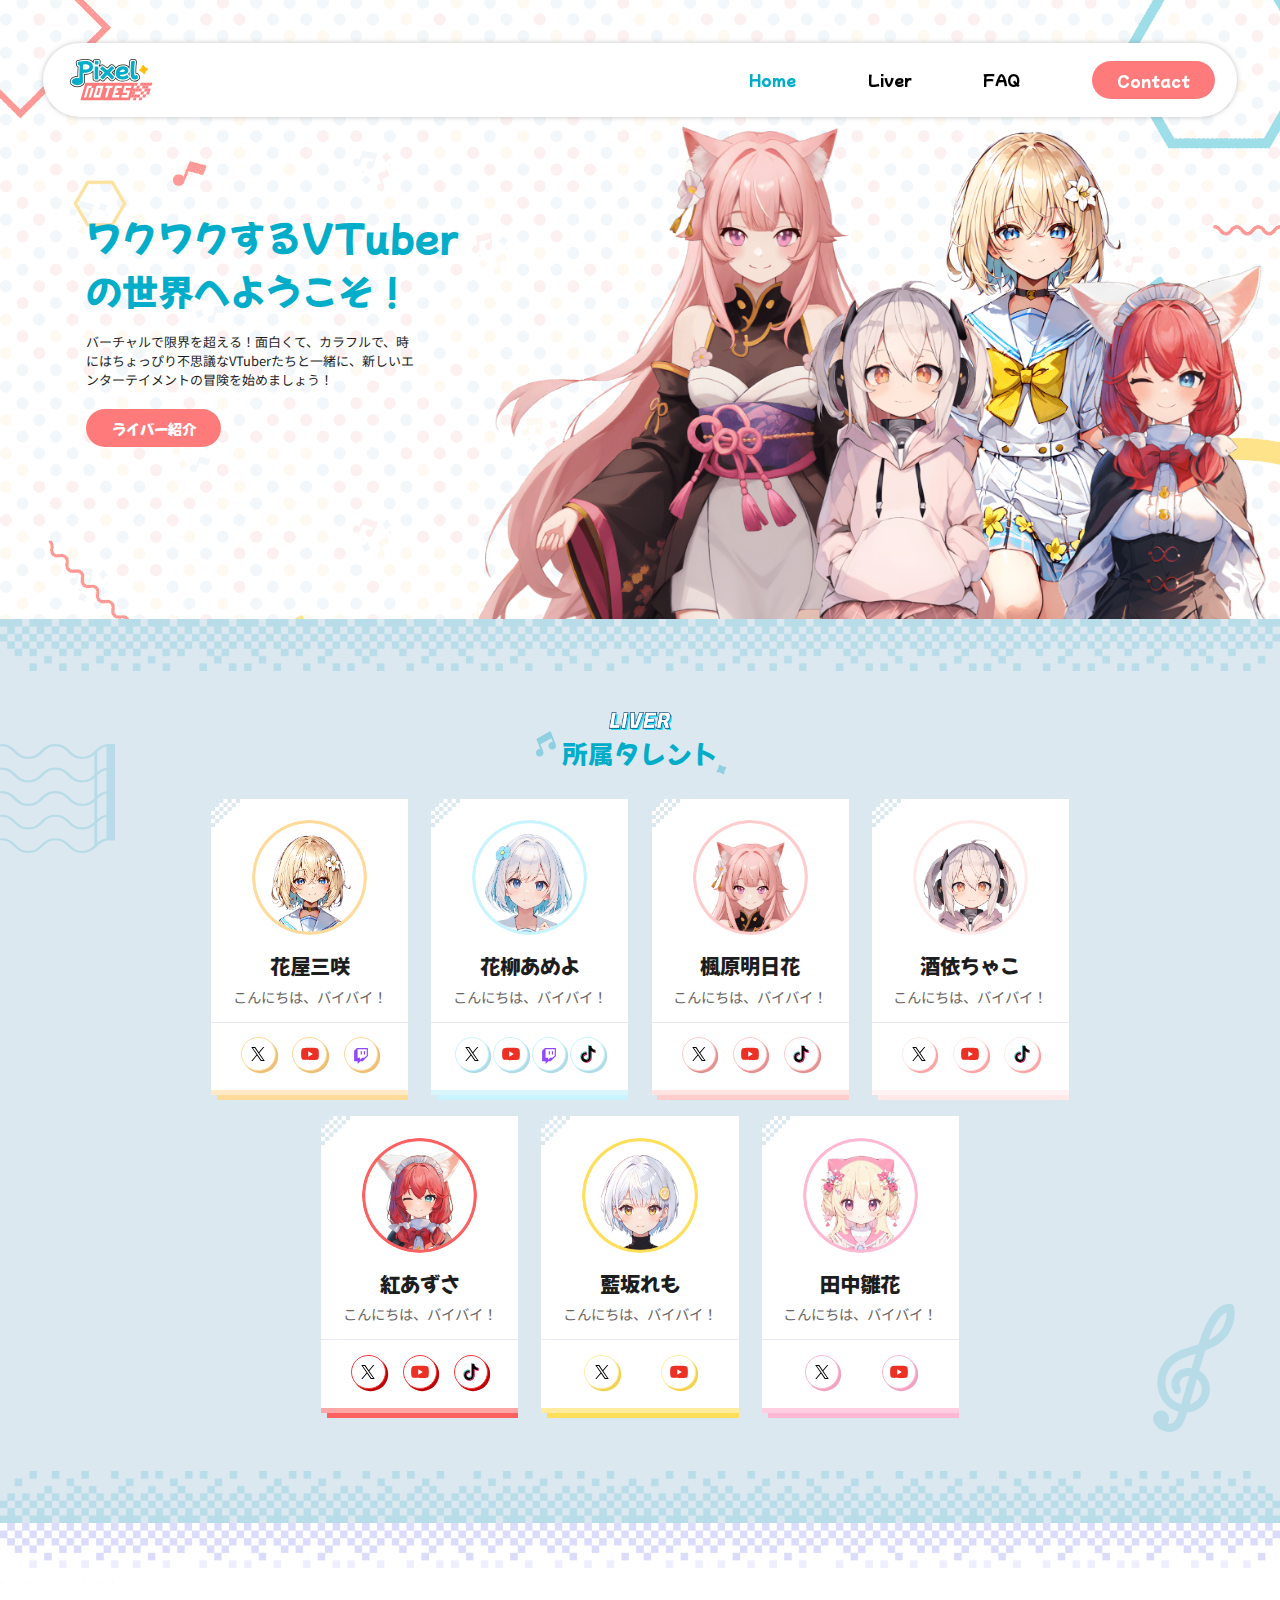
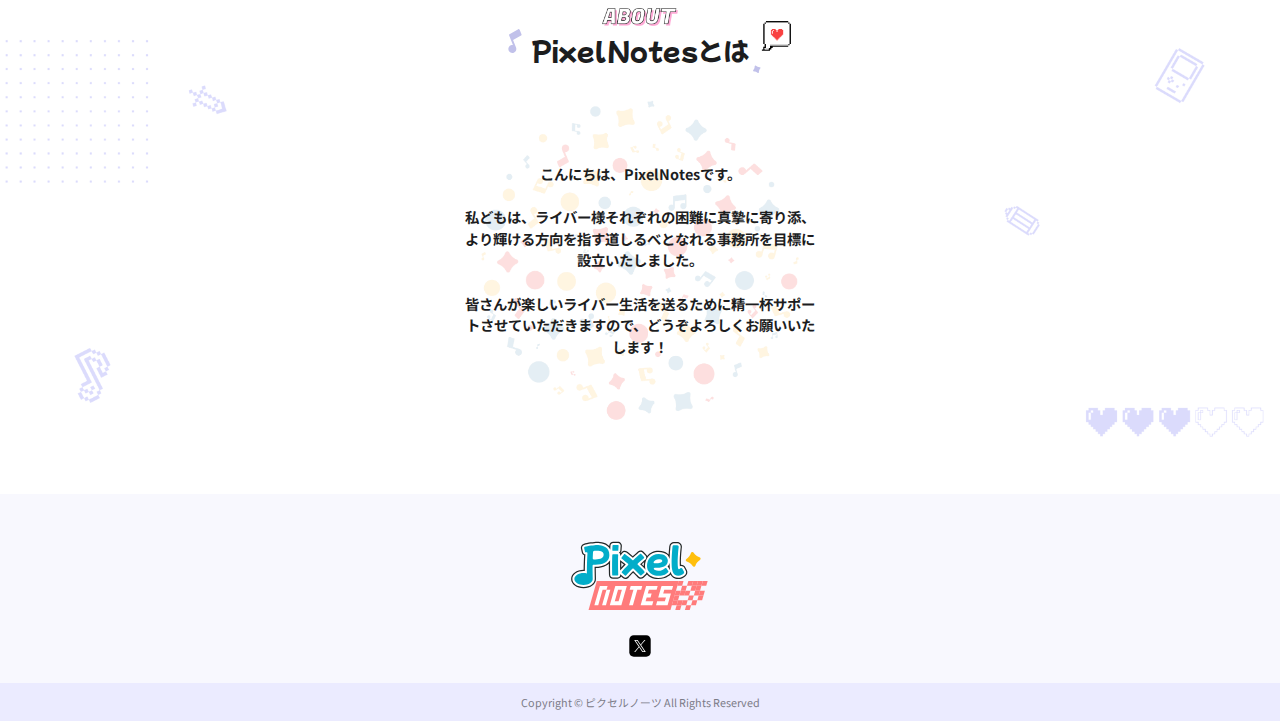
<file: index.html>
<!DOCTYPE html>
<html lang="ja">

<head>
    <meta charset="utf-8">
    <meta name="description" content="">
    <meta name="viewport" content="width=device-width, initial-scale=1.0">
    <title>PixelNotesグループ | Home</title>
    <link rel="canonical" href="https://pixelnotes.co.jp">
    <link rel="preconnect" href="https://fonts.googleapis.com">
    <link rel="preconnect" href="https://fonts.gstatic.com" crossorigin>
    <link
        href="https://fonts.googleapis.com/css2?family=Fugaz+One&family=Mochiy+Pop+One&family=Noto+Sans+JP&display=swap"
        rel="stylesheet">
    <link rel="stylesheet" href="css/styles.css">
</head>

<body class="home">
    <nav>
        <div class="menu-icon">
            <div></div>
            <div></div>
            <div></div>
        </div>
        <div class="wrapper">
            <div class="brand">
                <a href="index.html">
                    <img src="img/logo.svg" alt="PixelNotesグループ">
                </a>
            </div>
            <div>
                <ul>
                    <li><a href="index.html" class="active">Home</a></li>
                    <li><a href="liver.html">Liver</a></li>
                    <li><a href="faq.html">FAQ</a></li>
                    <li><a href="https://forms.gle/rFfgToEtayGTuXrf7" target="_blank" class="button">Contact</a></li>
                </ul>
            </div>
        </div>
    </nav>
    <header>
        <div class="left">
            <h2>ワクワクするVTuber<br>の世界へようこそ！</h2>
            <p>バーチャルで限界を超える！面白くて、カラフルで、時にはちょっぴり不思議なVTuberたちと一緒に、新しいエンターテイメントの冒険を始めましょう！</p>
            <a class="button" href="liver.html">ライバー紹介</a>
        </div>
        <div class="right">
            <img src="img/pixel-notes-members.png" alt="PixelNotes Livers">
        </div>
    </header>
    <div id="talents">
        <img class="pixel-pattern" src="img/blue-pixel-patterns.png" alt="PixelNotes VTuber グループ">
        <div>
            <div class="section-title">
                <img src="img/livers.png" alt="PixelNotes Livers">
                <div class="title-wrapper">
                    <h2>
                        <img class="left" src="img/note-blue.svg" alt="PixelNotes VTuber Group">
                        <span>所属タレント</span>
                        <img class="right" src="img/star-blue.svg" alt="PixelNotes Virtual YouTubers">
                    </h2>
                </div>
            </div>
            <div class="section-body">
                <img class="section-deco" src="img/music-deco-2.svg" alt="PixelNotes　タレント">
                <img class="section-deco" src="img/music-deco.svg" alt="ライバー">
                <div class="talents-row">
                    <div class="talent">
                        <a class="top-half" href="hanaya-misaki.html">
                            <img class="edge-deco" src="img/pixel-tip-blue.svg" alt="Hanaya Misaki">
                            <img class="profile-picture" src="img/hanaya-misaki-icon.png" alt="花屋三咲">
                            <h3>花屋三咲</h3>
                            <p>こんにちは、バイバイ！</p>
                        </a>
                        <div class="bottom-half">
                            <div class="social-links hanaya-misaki-links">
                                <div class="link">
                                    <a target="_blank" href="https://x.com/hanaya_misaki">
                                        <img src="img/x.svg" alt="花屋三咲 X Twitter">
                                    </a>
                                </div>
                                <div class="link">
                                    <a target="_blank" href="https://www.youtube.com/@hanaya_misaki">
                                        <img src="img/youtube.svg" alt="花屋三咲 YouTube">
                                    </a>
                                </div>
                                <div class="link twitch">
                                    <a target="_blank" href="https://www.twitch.tv/hanaya_misaki">
                                        <img src="img/twitch.svg" alt="花屋三咲 Twitch">
                                    </a>
                                </div>
                            </div>
                        </div>
                        <div class="border-bottom-deco">
                            <div class="top-stroke hanaya-misaki-top-stroke"></div>
                            <div class="bottom-stroke hanaya-misaki-bottom-stroke"></div>
                        </div>
                    </div>
                    <div class="talent">
                        <a class="top-half" href="kayanagi-ameyo.html">
                            <img class="edge-deco" src="img/pixel-tip-blue.svg" alt="Kayanagi Ameyo">
                            <img class="profile-picture" src="img/kayanagi-ameyo-icon.png" alt="花柳あめよ">
                            <h3>花柳あめよ</h3>
                            <p>こんにちは、バイバイ！</p>
                        </a>
                        <div class="bottom-half">
                            <div class="social-links kayanagi-ameyo-links">
                                <div class="link">
                                    <a target="_blank" href="https://x.com/ame4rain">
                                        <img src="img/x.svg" alt="花柳あめよ X Twitter">
                                    </a>
                                </div>
                                <div class="link">
                                    <a target="_blank" href="https://www.youtube.com/@ame4rain">
                                        <img src="img/youtube.svg" alt="花柳あめよ YouTube">
                                    </a>
                                </div>
                                <div class="link twitch">
                                    <a target="_blank" href="https://www.twitch.tv/ame400">
                                        <img src="img/twitch.svg" alt="花柳あめよ Twitch">
                                    </a>
                                </div>
                                <div class="link">
                                    <a target="_blank" href="https://www.tiktok.com/@kayanagi_ameyo">
                                        <img src="img/tiktok.svg" alt="花柳あめよ TikTok">
                                    </a>
                                </div>
                            </div>
                        </div>
                        <div class="border-bottom-deco">
                            <div class="top-stroke kayanagi-ameyo-top-stroke"></div>
                            <div class="bottom-stroke kayanagi-ameyo-bottom-stroke"></div>
                        </div>
                    </div>
                    <div class="talent">
                        <a class="top-half" href="kaedehara-asuka.html">
                            <img class="edge-deco" src="img/pixel-tip-blue.svg" alt="Kaedehara Asuka">
                            <img class="profile-picture" src="img/kaedehara-asuka-icon.png" alt="楓原明日花">
                            <h3>楓原明日花</h3>
                            <p>こんにちは、バイバイ！</p>
                        </a>
                        <div class="bottom-half">
                            <div class="social-links kaedehara-asuka-links">
                                <div class="link">
                                    <a target="_blank" href="https://x.com/kaedehara_asuka">
                                        <img src="img/x.svg" alt="楓原明日花 X Twitter">
                                    </a>
                                </div>
                                <div class="link">
                                    <a target="_blank" href="https://www.youtube.com/@kaedehara_asuka">
                                        <img src="img/youtube.svg" alt="楓原明日花 YouTube">
                                    </a>
                                </div>
                                <div class="link">
                                    <a target="_blank" href="https://www.tiktok.com/@kaedehara_asuka">
                                        <img src="img/tiktok.svg" alt="楓原明日花 TikTok">
                                    </a>
                                </div>
                            </div>
                        </div>
                        <div class="border-bottom-deco">
                            <div class="top-stroke kaedehara-asuka-top-stroke"></div>
                            <div class="bottom-stroke kaedehara-asuka-bottom-stroke"></div>
                        </div>
                    </div>
                    <div class="talent">
                        <a class="top-half" href="sakayori-chako.html">
                            <img class="edge-deco" src="img/pixel-tip-blue.svg" alt="Sakayori Chako">
                            <img class="profile-picture" src="img/sakayori-chako-icon.png" alt="酒依ちゃこ">
                            <h3>酒依ちゃこ</h3>
                            <p>こんにちは、バイバイ！</p>
                        </a>
                        <div class="bottom-half">
                            <div class="social-links sakayori-chako-links">
                                <div class="link">
                                    <a target="_blank" href="https://x.com/sakayorichako">
                                        <img src="img/x.svg" alt="酒依ちゃこ X Twitter">
                                    </a>
                                </div>
                                <div class="link">
                                    <a target="_blank" href="https://www.youtube.com/@sakechako">
                                        <img src="img/youtube.svg" alt="酒依ちゃこ YouTube">
                                    </a>
                                </div>
                                <div class="link">
                                    <a target="_blank" href="https://www.tiktok.com/@sakechako">
                                        <img src="img/tiktok.svg" alt="酒依ちゃこ TikTok">
                                    </a>
                                </div>
                            </div>
                        </div>
                        <div class="border-bottom-deco">
                            <div class="top-stroke sakayori-chako-top-stroke"></div>
                            <div class="bottom-stroke sakayori-chako-bottom-stroke"></div>
                        </div>
                    </div>
                    <div class="talent">
                        <a class="top-half" href="kurenai-azusa.html">
                            <img class="edge-deco" src="img/pixel-tip-blue.svg" alt="Kurenai Azusa">
                            <img class="profile-picture" src="img/kurenai-azusa-icon.png" alt="紅あずさ">
                            <h3>紅あずさ</h3>
                            <p>こんにちは、バイバイ！</p>
                        </a>
                        <div class="bottom-half">
                            <div class="social-links kurenai-azusa-links">
                                <div class="link">
                                    <a target="_blank" href="https://x.com/Azusa_Kurenai">
                                        <img src="img/x.svg" alt="紅あずさ X Twitter">
                                    </a>
                                </div>
                                <div class="link">
                                    <a target="_blank" href="https://www.youtube.com/channel/UCVUwbla-_X-YJr5cv-vwfMg">
                                        <img src="img/youtube.svg" alt="紅あずさ YouTube">
                                    </a>
                                </div>
                                <div class="link">
                                    <a target="_blank" href="https://www.tiktok.com/@azusa_kurenai">
                                        <img src="img/tiktok.svg" alt="紅あずさ TikTok">
                                    </a>
                                </div>
                            </div>
                        </div>
                        <div class="border-bottom-deco">
                            <div class="top-stroke kurenai-azusa-top-stroke"></div>
                            <div class="bottom-stroke kurenai-azusa-bottom-stroke"></div>
                        </div>
                    </div>
                    <div class="talent">
                        <a class="top-half" href="aisaka-remo.html">
                            <img class="edge-deco" src="img/pixel-tip-blue.svg" alt="Aisaka Remo">
                            <img class="profile-picture" src="img/aisaka-remo-icon.png" alt="藍坂れも">
                            <h3>藍坂れも</h3>
                            <p>こんにちは、バイバイ！</p>
                        </a>
                        <div class="bottom-half">
                            <div class="social-links aisaka-remo-links">
                                <div class="link">
                                    <a target="_blank" href="https://x.com/aisaka_remo">
                                        <img src="img/x.svg" alt="藍坂れも X Twitter">
                                    </a>
                                </div>
                                <div class="link">
                                    <a target="_blank" href="https://www.youtube.com/@aisaka_remo">
                                        <img src="img/youtube.svg" alt="藍坂れも YouTube">
                                    </a>
                                </div>
                            </div>
                        </div>
                        <div class="border-bottom-deco">
                            <div class="top-stroke aisaka-remo-top-stroke"></div>
                            <div class="bottom-stroke aisaka-remo-bottom-stroke"></div>
                        </div>
                    </div>
                    <div class="talent">
                        <a class="top-half" href="tanaka-hinaka.html">
                            <img class="edge-deco" src="img/pixel-tip-blue.svg" alt="Tanaka Hinaka">
                            <img class="profile-picture" src="img/tanaka-hinaka-icon.png" alt="田中雛花">
                            <h3>田中雛花</h3>
                            <p>こんにちは、バイバイ！</p>
                        </a>
                        <div class="bottom-half">
                            <div class="social-links tanaka-hinaka-links">
                                <div class="link">
                                    <a target="_blank" href="https://x.com/tanaka0430_dayo">
                                        <img src="img/x.svg" alt="田中雛花 X Twitter">
                                    </a>
                                </div>
                                <div class="link">
                                    <a target="_blank" href="https://www.youtube.com/@Hinaka0430">
                                        <img src="img/youtube.svg" alt="田中雛花 YouTube">
                                    </a>
                                </div>
                            </div>
                        </div>
                        <div class="border-bottom-deco">
                            <div class="top-stroke tanaka-hinaka-top-stroke"></div>
                            <div class="bottom-stroke tanaka-hinaka-bottom-stroke"></div>
                        </div>
                    </div>
                </div>
            </div>
        </div>
        <div class="pixel-pattern-container">
            <img class="pixel-pattern bottom-pixel-pattern" src="img/blue-pixel-patterns-bottom.png" alt="ピクセルノーツグループ">
        </div>
    </div>
    <div id="introduction">
        <img class="pixel-pattern" src="img/grey-pixel-top-patterns.png" alt="ピクセルノーツVTuber">
        <div>
            <div class="section-title">
                <img src="img/about.png" alt="About PixelNotes VTuber Group">
                <div class="title-wrapper">
                    <h2 class="inverted-title">
                        <img class="left" src="img/note-grey.svg" alt="About Virtual YouTubers">
                        <span>PixelNotesとは</span>
                        <img class="right" src="img/star-and-dialogue.svg" alt="About Virtual Livers">
                    </h2>
                </div>
            </div>
            <div class="section-body">
                <div class="text-with-background">
                    <img src="img/white-background-deco.png" alt="About Us">
                    <div class="text-wrapper">
                        <p>こんにちは、PixelNotesです。</p>
                        <p>私どもは、ライバー様それぞれの困難に真摯に寄り添、より輝ける方向を指す道しるべとなれる事務所を目標に設立いたしました。</p>
                        <p>皆さんが楽しいライバー生活を送るために精一杯サポートさせていただきますので、どうぞよろしくお願いいたします！</p>
                    </div>
                </div>
            </div>
        </div>
    </div>
    <footer>
        <div class="footer-top">
            <img class="brand" src="img/logo.svg" alt="PixelNotesグループ">
            <div class="social-links">
                <a target="_blank" href="https://x.com/pixel_notes_inc">
                    <img src="img/x-logo-large.svg" alt="PixelNotesグループ">
                </a>
                <!-- <a target="_blank" href="">
                    <img src="img/youtube-logo-large.svg" alt="PixelNotes YouTube">
                </a> -->
            </div>
        </div>
        <div class="copyright">
            <p>Copyright &copy; ピクセルノーツ All Rights Reserved</p>
        </div>
        <script src="js/jquery.js"></script>
        <script src="js/javascript.js"></script>
    </footer>
</body>

</html>
</file>
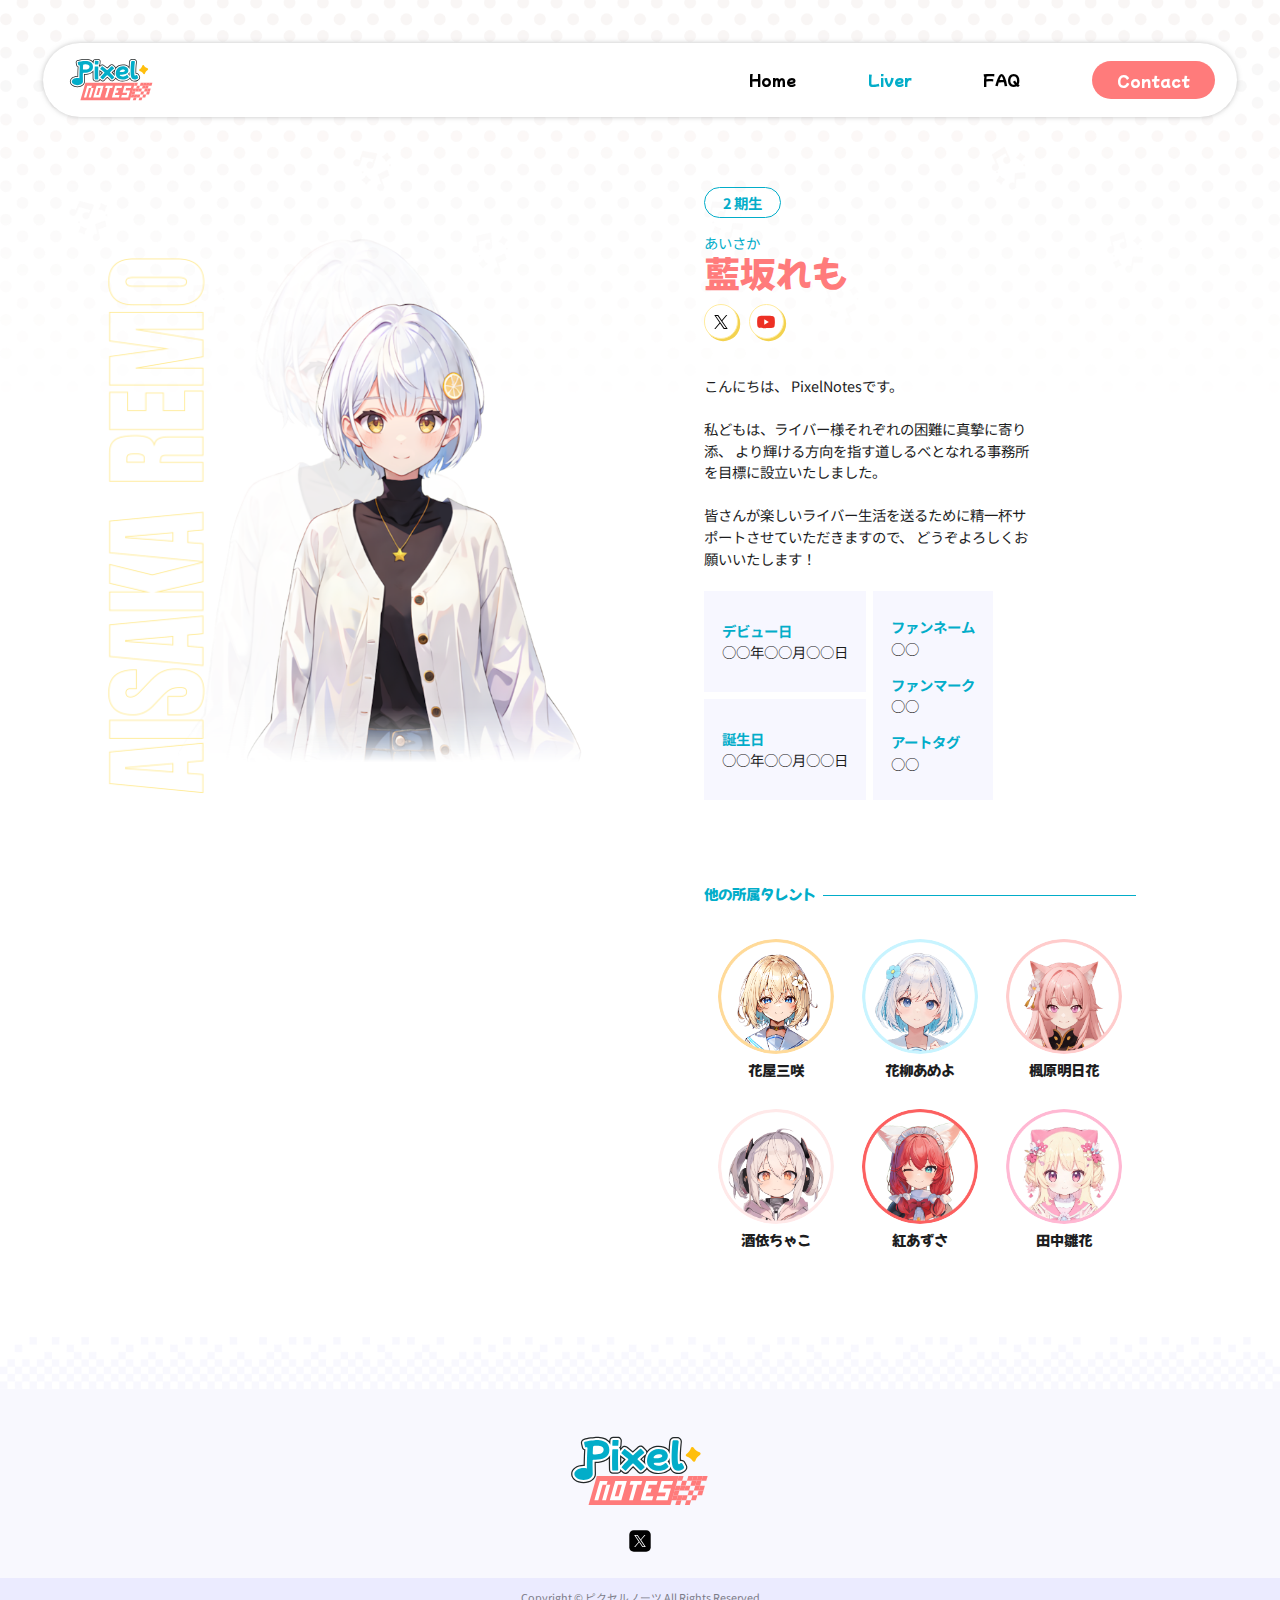
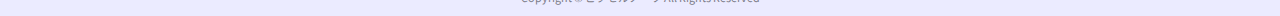
<file: aisaka-remo.html>
<!DOCTYPE html>
<html lang="ja">

<head>
    <meta charset="utf-8">
    <meta name="description" content="">
    <meta name="viewport" content="width=device-width, initial-scale=1.0">
    <title>PixelNotesグループ | Profile</title>
    <link rel="canonical" href="https://pixelnotes.co.jp/aisaka-remo.html">
    <link rel="preconnect" href="https://fonts.googleapis.com">
    <link rel="preconnect" href="https://fonts.gstatic.com" crossorigin>
    <link
        href="https://fonts.googleapis.com/css2?family=Fugaz+One&family=Mochiy+Pop+One&family=Noto+Sans+JP&display=swap"
        rel="stylesheet">
    <link rel="stylesheet" href="css/styles.css">
</head>

<body class="profile subpage">
    <nav>
        <div class="menu-icon">
            <div></div>
            <div></div>
            <div></div>
        </div>
        <div class="wrapper">
            <div class="brand">
                <a href="index.html">
                    <img src="img/logo.svg" alt="PixelNotesグループ">
                </a>
            </div>
            <div>
                <ul>
                    <li><a href="index.html">Home</a></li>
                    <li><a href="liver.html" class="active">Liver</a></li>
                    <li><a href="faq.html">FAQ</a></li>
                    <li><a href="https://forms.gle/rFfgToEtayGTuXrf7" target="_blank" class="button">Contact</a></li>
                </ul>
            </div>
        </div>
    </nav>
    <main>
        <div class="profile-image">
            <img class="banner" src="img/aisaka-remo-banner.png" alt="藍坂れも VTuber">
            <img class="full-body" src="img/aisaka-remo-full.png" alt="藍坂れも">
        </div>
        <div class="profile-details">
            <div class="profile-wrapper">
                <div class="profile-head">
                    <h3 class="tag">2 期生</h3>
                    <h2>あいさか</h2>
                    <h1>藍坂れも</h1>
                    <div class="social-links aisaka-remo-links">
                        <div class="link">
                            <a target="_blank" href="https://x.com/aisaka_remo">
                                <img src="img/x.svg" alt="藍坂れも X Twitter">
                            </a>
                        </div>
                        <div class="link">
                            <a target="_blank" href="https://www.youtube.com/@aisaka_remo">
                                <img src="img/youtube.svg" alt="藍坂れも YouTube">
                            </a>
                        </div>
                    </div>
                    <div class="profile-intro">
                        <p>こんにちは、 PixelNotesです。</p>
                        <p>私どもは、ライバー様それぞれの困難に真摯に寄り添、 より輝ける方向を指す道しるべとなれる事務所を目標に設立いたしました。</p>
                        <p>皆さんが楽しいライバー生活を送るために精一杯サポートさせていただきますので、 どうぞよろしくお願いいたします！</p>
                    </div>
                </div>
                <div class="profile-facts">
                    <div class="fact-stack">
                        <div class="fact fact-block">
                            <h3>デビュー日</h3>
                            <p>○○年○○月○○日</p>
                        </div>
                        <div class="fact fact-block">
                            <h3>誕生日</h3>
                            <p>○○年○○月○○日</p>
                        </div>
                    </div>
                    <div class="fact-single fact-block">
                        <div class="fact">
                            <h3>ファンネーム</h3>
                            <p>○○</p>
                        </div>
                        <div class="fact">
                            <h3>ファンマーク</h3>
                            <p>○○</p>
                        </div>
                        <div class="fact">
                            <h3>アートタグ</h3>
                            <p>○○</p>
                        </div>
                    </div>
                </div>
            </div>
            <div class="other-members">
                <div class="subtitle">
                    <h4><span>他の所属タレント</span></h4>
                </div>
                <div class="members">
                    <div class="member">
                        <a href="hanaya-misaki.html">
                            <img src="img/hanaya-misaki-icon.png" alt="花屋三咲">
                            <h5>花屋三咲</h5>
                        </a>
                    </div>
                    <div class="member">
                        <a href="kayanagi-ameyo.html">
                            <img src="img/kayanagi-ameyo-icon.png" alt="花柳あめよ">
                            <h5>花柳あめよ</h5>
                        </a>
                    </div>
                    <div class="member">
                        <a href="kaedehara-asuka.html">
                            <img src="img/kaedehara-asuka-icon.png" alt="楓原明日花">
                            <h5>楓原明日花</h5>
                        </a>
                    </div>
                    <div class="member">
                        <a href="sakayori-chako.html">
                            <img src="img/sakayori-chako-icon.png" alt="酒依ちゃこ">
                            <h5>酒依ちゃこ</h5>
                        </a>
                    </div>
                    <div class="member">
                        <a href="kurenai-azusa.html">
                            <img src="img/kurenai-azusa-icon.png" alt="紅あずさ">
                            <h5>紅あずさ</h5>
                        </a>
                    </div>
                    <div class="member">
                        <a href="tanaka-hinaka.html">
                            <img src="img/tanaka-hinaka-icon.png" alt="田中雛花">
                            <h5>田中雛花</h5>
                        </a>
                    </div>
                </div>
            </div>
        </div>
    </main>
    <div class="bottom-pattern-isolated">
        <img src="img/grey-pixel-bottom-patterns-subtle.png" alt="PixelNotesグループ">
    </div>
    <footer>
        <div class="footer-top">
            <img class="brand" src="img/logo.svg" alt="PixelNotesグループ">
            <div class="social-links">
                <a target="_blank" href="https://x.com/pixel_notes_inc">
                    <img src="img/x-logo-large.svg" alt="PixelNotesグループ">
                </a>
                <!-- <a target="_blank" href="">
                    <img src="img/youtube-logo-large.svg" alt="PixelNotes YouTube">
                </a> -->
            </div>
        </div>
        <div class="copyright">
            <p>Copyright &copy; ピクセルノーツ All Rights Reserved</p>
        </div>
        <script src="js/jquery.js"></script>
        <script src="js/javascript.js"></script>
    </footer>
</body>

</html>
</file>
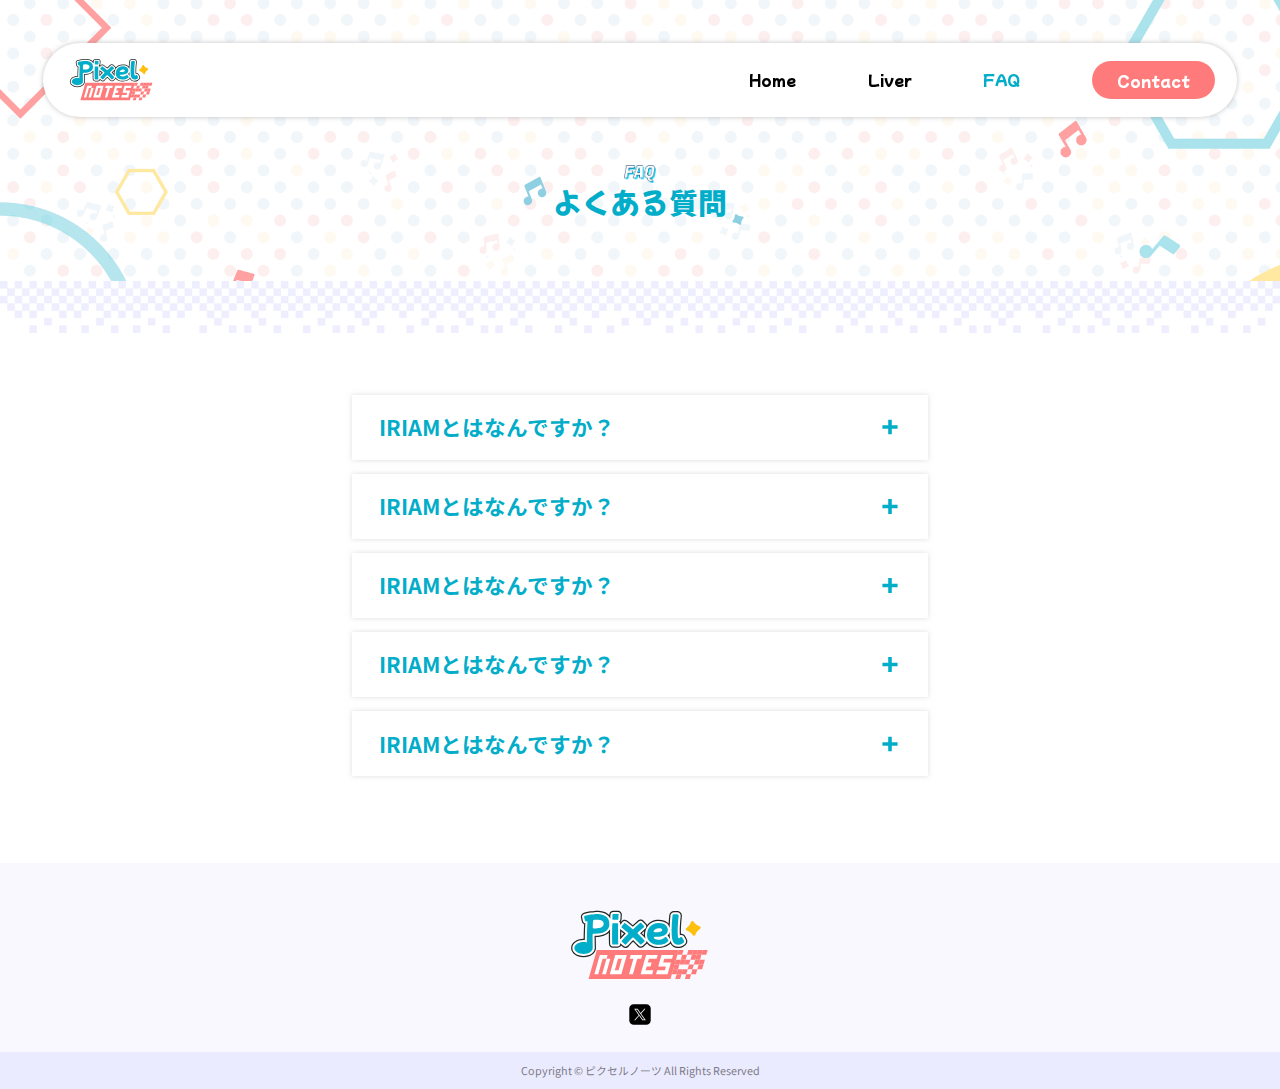
<file: faq.html>
<!DOCTYPE html>
<html lang="ja">

<head>
    <meta charset="utf-8">
    <meta name="description" content="">
    <meta name="viewport" content="width=device-width, initial-scale=1.0">
    <title>PixelNotesグループ | FAQ</title>
    <link rel="canonical" href="https://pixelnotes.co.jp/faq.html">
    <link rel="preconnect" href="https://fonts.googleapis.com">
    <link rel="preconnect" href="https://fonts.gstatic.com" crossorigin>
    <link
        href="https://fonts.googleapis.com/css2?family=Fugaz+One&family=Mochiy+Pop+One&family=Noto+Sans+JP&display=swap"
        rel="stylesheet">
    <link rel="stylesheet" href="css/styles.css">
</head>

<body class="faq subpage">
    <nav>
        <div class="menu-icon">
            <div></div>
            <div></div>
            <div></div>
        </div>
        <div class="wrapper">
            <div class="brand">
                <a href="index.html">
                    <img src="img/logo.svg" alt="PixelNotesグループ">
                </a>
            </div>
            <div>
                <ul>
                    <li><a href="index.html">Home</a></li>
                    <li><a href="liver.html">Liver</a></li>
                    <li><a href="faq.html" class="active">FAQ</a></li>
                    <li><a href="https://forms.gle/rFfgToEtayGTuXrf7" target="_blank" class="button">Contact</a></li>
                </ul>
            </div>
        </div>
    </nav>
    <header>
        <div class="section-title">
            <img src="img/faq.png" alt="よくある質問">
            <div class="title-wrapper">
                <h2>
                    <img class="left" src="img/note-blue.svg" alt="PixelNotes VTuber Group">
                    <span>よくある質問</span>
                    <img class="right" src="img/star-blue.svg" alt="PixelNotes VTuber グループ">
                </h2>
            </div>
        </div>
    </header>
    <div id="faq">
        <img class="pixel-pattern" src="img/grey-pixel-top-patterns-subtle.png" alt="PixelNotes Livers">
        <div class="faq-items">
            <details class="faq-item">
                <summary>
                    <h2>IRIAMとはなんですか？</h2><img src="img/expand.svg" alt="もっと見る">
                </summary>
                <p>IRIAMとはスマホひとつでキャラ配信をすることができるVライバーのための配信プラットフォームの一つです。配信の手軽さから近年とても伸びており、弊事務所では配信のためのイラストの用意や個人ライバー様よりも還元率を上げる交渉などライバー様の配信の手助けさせていただいております。こちらはホームページになりますのでぜひご覧ください。<a
                        href="https://www.live.iriam.com/" target="_blank">https://www.live.iriam.com/</a></p>
            </details>
            <details class="faq-item">
                <summary>
                    <h2>IRIAMとはなんですか？</h2><img src="img/expand.svg" alt="もっと見る">
                </summary>
                <p>IRIAMとはスマホひとつでキャラ配信をすることができるVライバーのための配信プラットフォームの一つです。配信の手軽さから近年とても伸びており、弊事務所では配信のためのイラストの用意や個人ライバー様よりも還元率を上げる交渉などライバー様の配信の手助けさせていただいております。こちらはホームページになりますのでぜひご覧ください。<a
                        href="https://www.live.iriam.com/" target="_blank">https://www.live.iriam.com/</a></p>
            </details>
            <details class="faq-item">
                <summary>
                    <h2>IRIAMとはなんですか？</h2><img src="img/expand.svg" alt="もっと見る">
                </summary>
                <p>IRIAMとはスマホひとつでキャラ配信をすることができるVライバーのための配信プラットフォームの一つです。配信の手軽さから近年とても伸びており、弊事務所では配信のためのイラストの用意や個人ライバー様よりも還元率を上げる交渉などライバー様の配信の手助けさせていただいております。こちらはホームページになりますのでぜひご覧ください。<a
                        href="https://www.live.iriam.com/" target="_blank">https://www.live.iriam.com/</a></p>
            </details>
            <details class="faq-item">
                <summary>
                    <h2>IRIAMとはなんですか？</h2><img src="img/expand.svg" alt="もっと見る">
                </summary>
                <p>IRIAMとはスマホひとつでキャラ配信をすることができるVライバーのための配信プラットフォームの一つです。配信の手軽さから近年とても伸びており、弊事務所では配信のためのイラストの用意や個人ライバー様よりも還元率を上げる交渉などライバー様の配信の手助けさせていただいております。こちらはホームページになりますのでぜひご覧ください。<a
                        href="https://www.live.iriam.com/" target="_blank">https://www.live.iriam.com/</a></p>
            </details>
            <details class="faq-item">
                <summary>
                    <h2>IRIAMとはなんですか？</h2><img src="img/expand.svg" alt="もっと見る">
                </summary>
                <p>IRIAMとはスマホひとつでキャラ配信をすることができるVライバーのための配信プラットフォームの一つです。配信の手軽さから近年とても伸びており、弊事務所では配信のためのイラストの用意や個人ライバー様よりも還元率を上げる交渉などライバー様の配信の手助けさせていただいております。こちらはホームページになりますのでぜひご覧ください。<a
                        href="https://www.live.iriam.com/" target="_blank">https://www.live.iriam.com/</a></p>
            </details>
        </div>
    </div>
    <footer>
        <div class="footer-top">
            <img class="brand" src="img/logo.svg" alt="PixelNotesグループ">
            <div class="social-links">
                <a target="_blank" href="https://x.com/pixel_notes_inc">
                    <img src="img/x-logo-large.svg" alt="PixelNotesグループ">
                </a>
                <!-- <a target="_blank" href="">
                    <img src="img/youtube-logo-large.svg" alt="PixelNotes YouTube">
                </a> -->
            </div>
        </div>
        <div class="copyright">
            <p>Copyright &copy; ピクセルノーツ All Rights Reserved</p>
        </div>
        <script src="js/jquery.js"></script>
        <script src="js/javascript.js"></script>
    </footer>
</body>

</html>
</file>
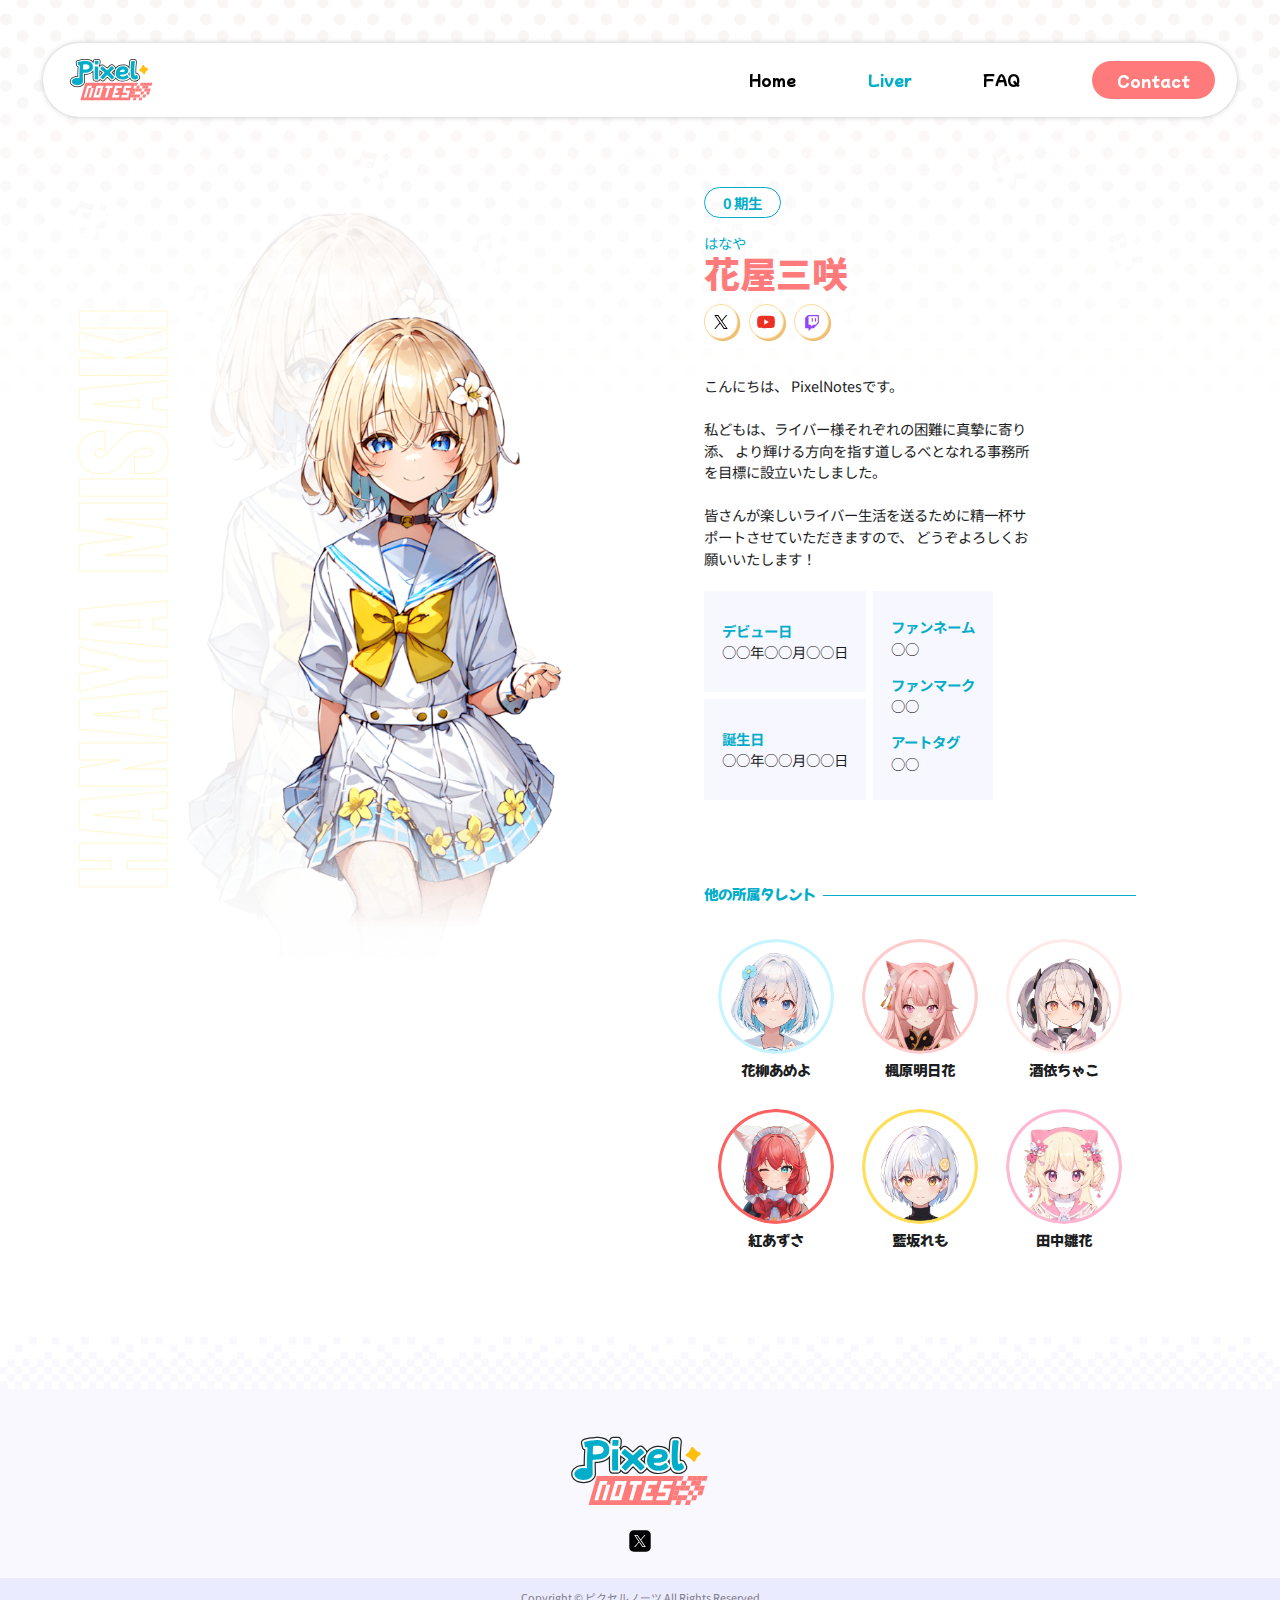
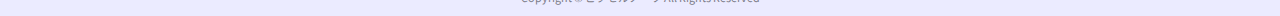
<file: hanaya-misaki.html>
<!DOCTYPE html>
<html lang="ja">

<head>
    <meta charset="utf-8">
    <meta name="description" content="">
    <meta name="viewport" content="width=device-width, initial-scale=1.0">
    <title>PixelNotesグループ | Profile</title>
    <link rel="canonical" href="https://pixelnotes.co.jp/hanaya-misaki.html">
    <link rel="preconnect" href="https://fonts.googleapis.com">
    <link rel="preconnect" href="https://fonts.gstatic.com" crossorigin>
    <link
        href="https://fonts.googleapis.com/css2?family=Fugaz+One&family=Mochiy+Pop+One&family=Noto+Sans+JP&display=swap"
        rel="stylesheet">
    <link rel="stylesheet" href="css/styles.css">
</head>

<body class="profile subpage">
    <nav>
        <div class="menu-icon">
            <div></div>
            <div></div>
            <div></div>
        </div>
        <div class="wrapper">
            <div class="brand">
                <a href="index.html">
                    <img src="img/logo.svg" alt="PixelNotesグループ">
                </a>
            </div>
            <div>
                <ul>
                    <li><a href="index.html">Home</a></li>
                    <li><a href="liver.html" class="active">Liver</a></li>
                    <li><a href="faq.html">FAQ</a></li>
                    <li><a href="https://forms.gle/rFfgToEtayGTuXrf7" target="_blank" class="button">Contact</a></li>
                </ul>
            </div>
        </div>
    </nav>
    <main>
        <div class="profile-image">
            <img class="banner" src="img/hanaya-misaki-banner.png" alt="花屋三咲 VTuber">
            <img class="full-body" src="img/hanaya-misaki-full.png" alt="花屋三咲">
        </div>
        <div class="profile-details">
            <div class="profile-wrapper">
                <div class="profile-head">
                    <h3 class="tag">0 期生</h3>
                    <h2>はなや</h2>
                    <h1>花屋三咲</h1>
                    <div class="social-links hanaya-misaki-links">
                        <div class="link">
                            <a target="_blank" href="https://x.com/hanaya_misaki">
                                <img src="img/x.svg" alt="花屋三咲 X Twitter">
                            </a>
                        </div>
                        <div class="link">
                            <a target="_blank" href="https://www.youtube.com/@hanaya_misaki">
                                <img src="img/youtube.svg" alt="花屋三咲 YouTube">
                            </a>
                        </div>
                        <div class="link twitch">
                            <a target="_blank" href="https://www.twitch.tv/hanaya_misaki">
                                <img src="img/twitch.svg" alt="花屋三咲 Twitch">
                            </a>
                        </div>
                    </div>
                    <div class="profile-intro">
                        <p>こんにちは、 PixelNotesです。</p>
                        <p>私どもは、ライバー様それぞれの困難に真摯に寄り添、 より輝ける方向を指す道しるべとなれる事務所を目標に設立いたしました。</p>
                        <p>皆さんが楽しいライバー生活を送るために精一杯サポートさせていただきますので、 どうぞよろしくお願いいたします！</p>
                    </div>
                </div>
                <div class="profile-facts">
                    <div class="fact-stack">
                        <div class="fact fact-block">
                            <h3>デビュー日</h3>
                            <p>○○年○○月○○日</p>
                        </div>
                        <div class="fact fact-block">
                            <h3>誕生日</h3>
                            <p>○○年○○月○○日</p>
                        </div>
                    </div>
                    <div class="fact-single fact-block">
                        <div class="fact">
                            <h3>ファンネーム</h3>
                            <p>○○</p>
                        </div>
                        <div class="fact">
                            <h3>ファンマーク</h3>
                            <p>○○</p>
                        </div>
                        <div class="fact">
                            <h3>アートタグ</h3>
                            <p>○○</p>
                        </div>
                    </div>
                </div>
            </div>
            <div class="other-members">
                <div class="subtitle">
                    <h4><span>他の所属タレント</span></h4>
                </div>
                <div class="members">
                    <div class="member">
                        <a href="kayanagi-ameyo.html">
                            <img src="img/kayanagi-ameyo-icon.png" alt="花柳あめよ">
                            <h5>花柳あめよ</h5>
                        </a>
                    </div>
                    <div class="member">
                        <a href="kaedehara-asuka.html">
                            <img src="img/kaedehara-asuka-icon.png" alt="楓原明日花">
                            <h5>楓原明日花</h5>
                        </a>
                    </div>
                    <div class="member">
                        <a href="sakayori-chako.html">
                            <img src="img/sakayori-chako-icon.png" alt="酒依ちゃこ">
                            <h5>酒依ちゃこ</h5>
                        </a>
                    </div>
                    <div class="member">
                        <a href="kurenai-azusa.html">
                            <img src="img/kurenai-azusa-icon.png" alt="紅あずさ">
                            <h5>紅あずさ</h5>
                        </a>
                    </div>
                    <div class="member">
                        <a href="aisaka-remo.html">
                            <img src="img/aisaka-remo-icon.png" alt="藍坂れも">
                            <h5>藍坂れも</h5>
                        </a>
                    </div>
                    <div class="member">
                        <a href="tanaka-hinaka.html">
                            <img src="img/tanaka-hinaka-icon.png" alt="田中雛花">
                            <h5>田中雛花</h5>
                        </a>
                    </div>
                </div>
            </div>
        </div>
    </main>
    <div class="bottom-pattern-isolated">
        <img src="img/grey-pixel-bottom-patterns-subtle.png" alt="PixelNotesグループ">
    </div>
    <footer>
        <div class="footer-top">
            <img class="brand" src="img/logo.svg" alt="PixelNotesグループ">
            <div class="social-links">
                <a target="_blank" href="https://x.com/pixel_notes_inc">
                    <img src="img/x-logo-large.svg" alt="PixelNotesグループ">
                </a>
                <!-- <a target="_blank" href="">
                    <img src="img/youtube-logo-large.svg" alt="PixelNotes YouTube">
                </a> -->
            </div>
        </div>
        <div class="copyright">
            <p>Copyright &copy; ピクセルノーツ All Rights Reserved</p>
        </div>
        <script src="js/jquery.js"></script>
        <script src="js/javascript.js"></script>
    </footer>
</body>

</html>
</file>
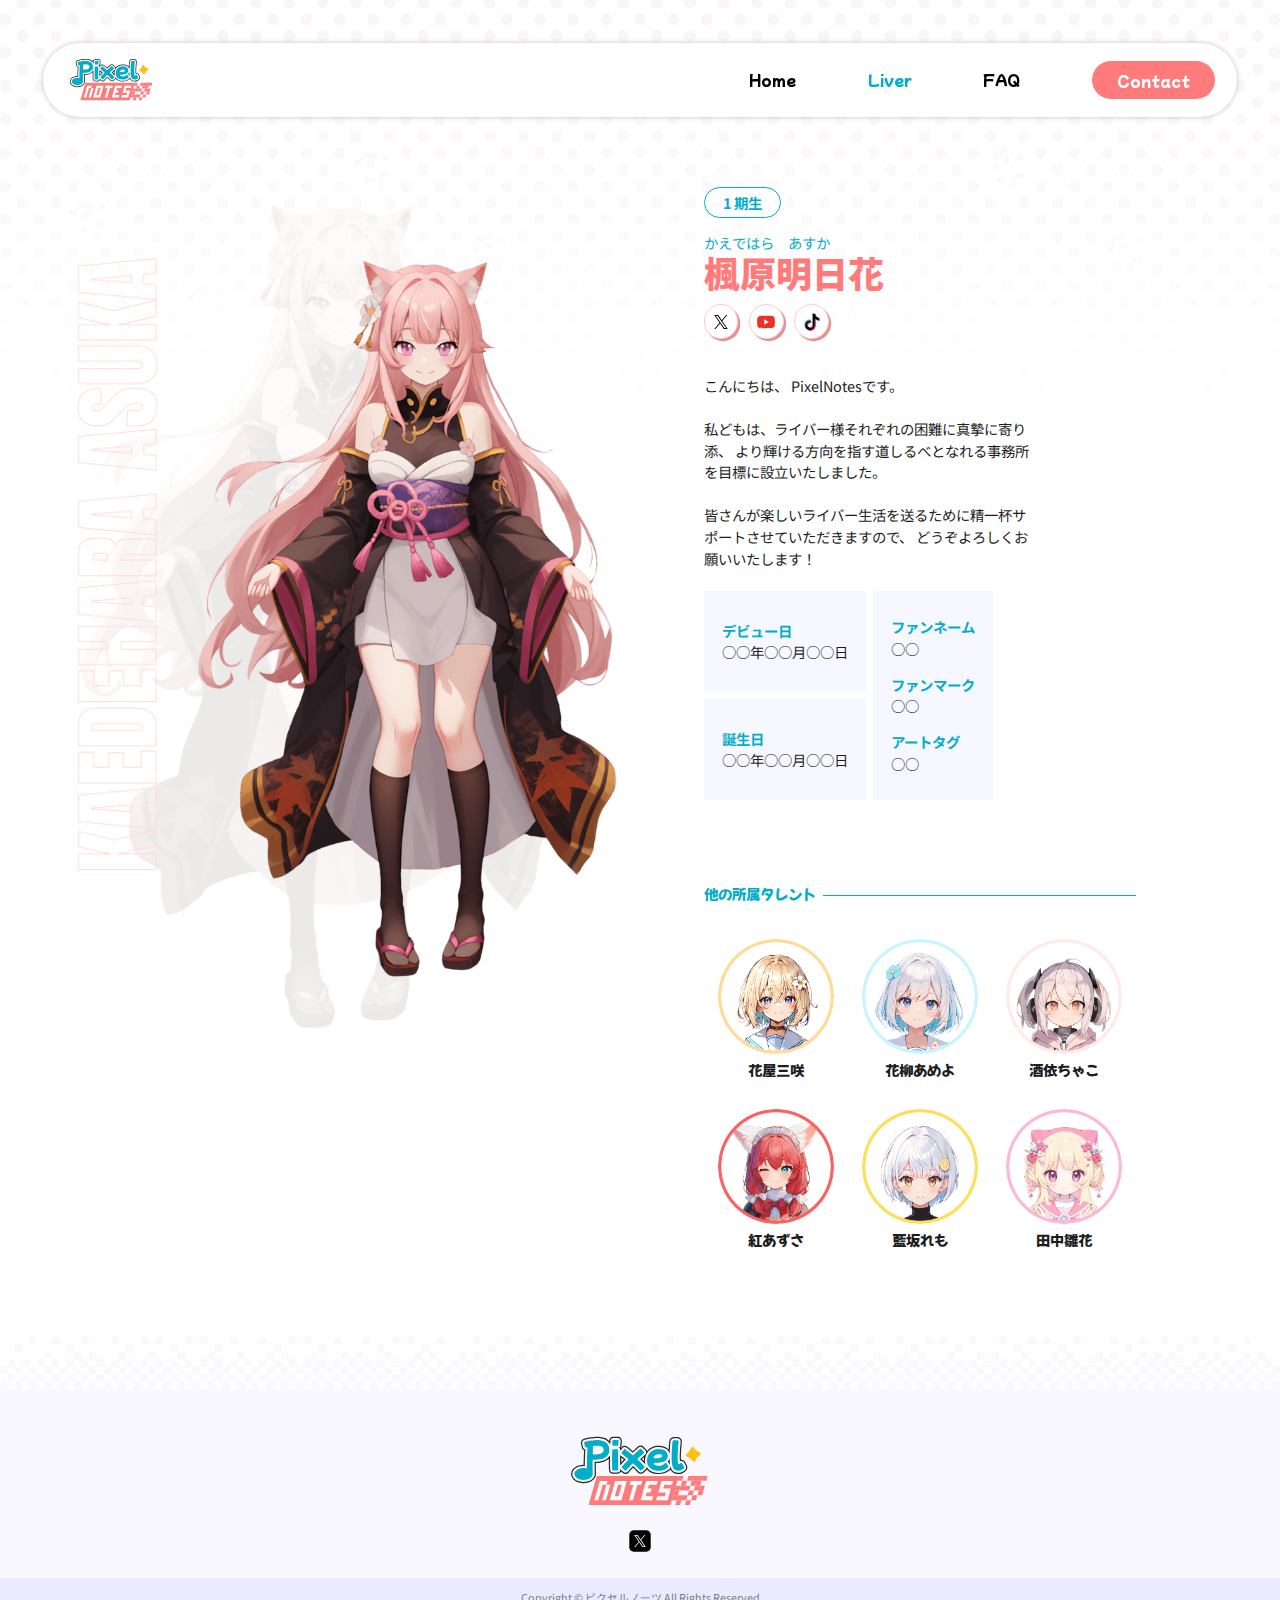
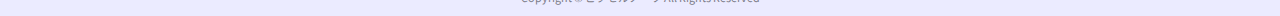
<file: kaedehara-asuka.html>
<!DOCTYPE html>
<html lang="ja">

<head>
    <meta charset="utf-8">
    <meta name="description" content="">
    <meta name="viewport" content="width=device-width, initial-scale=1.0">
    <title>PixelNotesグループ | Profile</title>
    <link rel="canonical" href="https://pixelnotes.co.jp/kaedehara-asuka.html">
    <link rel="preconnect" href="https://fonts.googleapis.com">
    <link rel="preconnect" href="https://fonts.gstatic.com" crossorigin>
    <link
        href="https://fonts.googleapis.com/css2?family=Fugaz+One&family=Mochiy+Pop+One&family=Noto+Sans+JP&display=swap"
        rel="stylesheet">
    <link rel="stylesheet" href="css/styles.css">
</head>

<body class="profile subpage">
    <nav>
        <div class="menu-icon">
            <div></div>
            <div></div>
            <div></div>
        </div>
        <div class="wrapper">
            <div class="brand">
                <a href="index.html">
                    <img src="img/logo.svg" alt="PixelNotesグループ">
                </a>
            </div>
            <div>
                <ul>
                    <li><a href="index.html">Home</a></li>
                    <li><a href="liver.html" class="active">Liver</a></li>
                    <li><a href="faq.html">FAQ</a></li>
                    <li><a href="https://forms.gle/rFfgToEtayGTuXrf7" target="_blank" class="button">Contact</a></li>
                </ul>
            </div>
        </div>
    </nav>
    <main>
        <div class="profile-image">
            <img class="banner" src="img/kaedehara-asuka-banner.png" alt="楓原明日花 VTuber">
            <img class="full-body" src="img/kaedehara-asuka-full.png" alt="楓原明日花">
        </div>
        <div class="profile-details">
            <div class="profile-wrapper">
                <div class="profile-head">
                    <h3 class="tag">1 期生</h3>
                    <h2>かえではら　あすか</h2>
                    <h1>楓原明日花</h1>
                    <div class="social-links kaedehara-asuka-links">
                        <div class="link">
                            <a target="_blank" href="https://x.com/kaedehara_asuka">
                                <img src="img/x.svg" alt="楓原明日花 X Twitter">
                            </a>
                        </div>
                        <div class="link">
                            <a target="_blank" href="https://www.youtube.com/@kaedehara_asuka">
                                <img src="img/youtube.svg" alt="楓原明日花 YouTube">
                            </a>
                        </div>
                        <div class="link">
                            <a target="_blank" href="https://www.tiktok.com/@kaedehara_asuka">
                                <img src="img/tiktok.svg" alt="楓原明日花 TikTok">
                            </a>
                        </div>
                    </div>
                    <div class="profile-intro">
                        <p>こんにちは、 PixelNotesです。</p>
                        <p>私どもは、ライバー様それぞれの困難に真摯に寄り添、 より輝ける方向を指す道しるべとなれる事務所を目標に設立いたしました。</p>
                        <p>皆さんが楽しいライバー生活を送るために精一杯サポートさせていただきますので、 どうぞよろしくお願いいたします！</p>
                    </div>
                </div>
                <div class="profile-facts">
                    <div class="fact-stack">
                        <div class="fact fact-block">
                            <h3>デビュー日</h3>
                            <p>○○年○○月○○日</p>
                        </div>
                        <div class="fact fact-block">
                            <h3>誕生日</h3>
                            <p>○○年○○月○○日</p>
                        </div>
                    </div>
                    <div class="fact-single fact-block">
                        <div class="fact">
                            <h3>ファンネーム</h3>
                            <p>○○</p>
                        </div>
                        <div class="fact">
                            <h3>ファンマーク</h3>
                            <p>○○</p>
                        </div>
                        <div class="fact">
                            <h3>アートタグ</h3>
                            <p>○○</p>
                        </div>
                    </div>
                </div>
            </div>
            <div class="other-members">
                <div class="subtitle">
                    <h4><span>他の所属タレント</span></h4>
                </div>
                <div class="members">
                    <div class="member">
                        <a href="hanaya-misaki.html">
                            <img src="img/hanaya-misaki-icon.png" alt="花屋三咲">
                            <h5>花屋三咲</h5>
                        </a>
                    </div>
                    <div class="member">
                        <a href="kayanagi-ameyo.html">
                            <img src="img/kayanagi-ameyo-icon.png" alt="花柳あめよ">
                            <h5>花柳あめよ</h5>
                        </a>
                    </div>
                    <div class="member">
                        <a href="sakayori-chako.html">
                            <img src="img/sakayori-chako-icon.png" alt="酒依ちゃこ">
                            <h5>酒依ちゃこ</h5>
                        </a>
                    </div>
                    <div class="member">
                        <a href="kurenai-azusa.html">
                            <img src="img/kurenai-azusa-icon.png" alt="紅あずさ">
                            <h5>紅あずさ</h5>
                        </a>
                    </div>
                    <div class="member">
                        <a href="aisaka-remo.html">
                            <img src="img/aisaka-remo-icon.png" alt="藍坂れも">
                            <h5>藍坂れも</h5>
                        </a>
                    </div>
                    <div class="member">
                        <a href="tanaka-hinaka.html">
                            <img src="img/tanaka-hinaka-icon.png" alt="田中雛花">
                            <h5>田中雛花</h5>
                        </a>
                    </div>
                </div>
            </div>
        </div>
    </main>
    <div class="bottom-pattern-isolated">
        <img src="img/grey-pixel-bottom-patterns-subtle.png" alt="PixelNotesグループ">
    </div>
    <footer>
        <div class="footer-top">
            <img class="brand" src="img/logo.svg" alt="PixelNotesグループ">
            <div class="social-links">
                <a target="_blank" href="https://x.com/pixel_notes_inc">
                    <img src="img/x-logo-large.svg" alt="PixelNotesグループ">
                </a>
                <!-- <a target="_blank" href="">
                    <img src="img/youtube-logo-large.svg" alt="PixelNotes YouTube">
                </a> -->
            </div>
        </div>
        <div class="copyright">
            <p>Copyright &copy; ピクセルノーツ All Rights Reserved</p>
        </div>
        <script src="js/jquery.js"></script>
        <script src="js/javascript.js"></script>
    </footer>
</body>

</html>
</file>
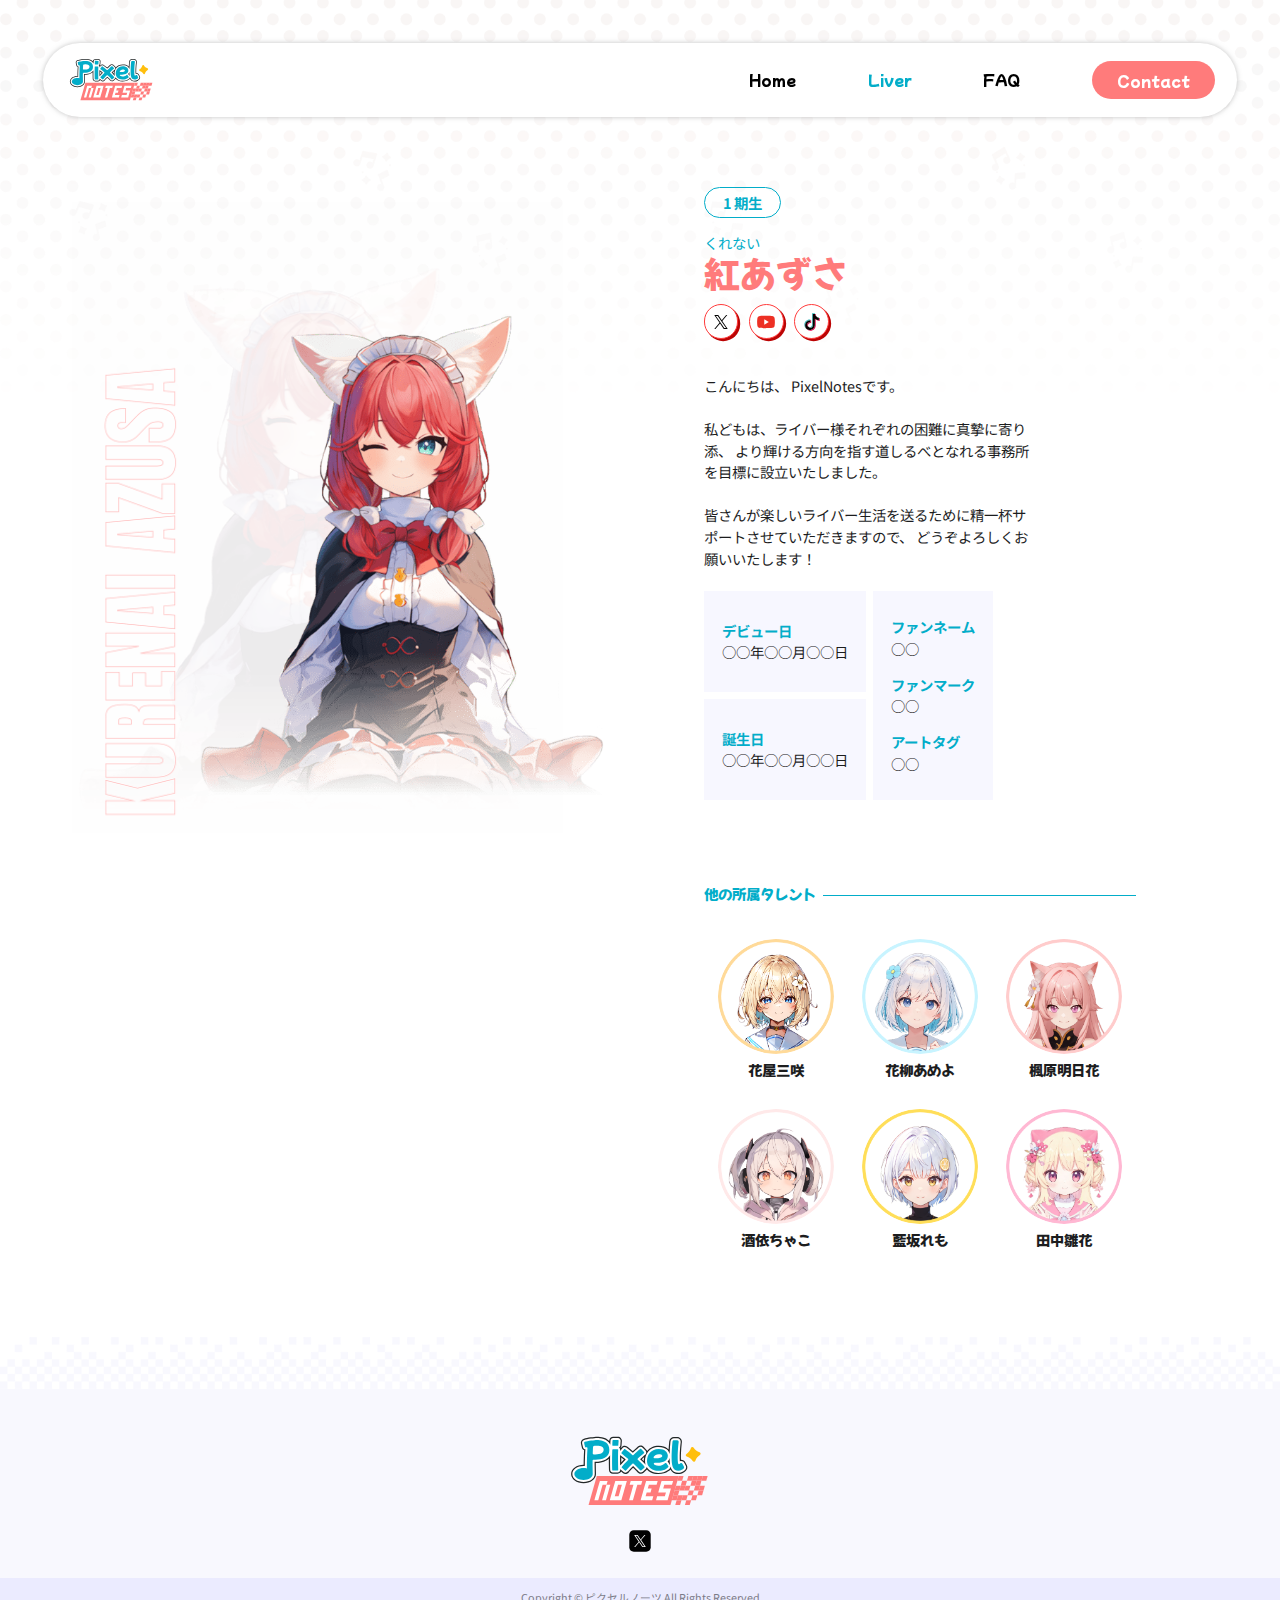
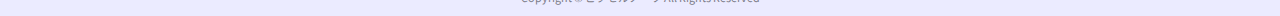
<file: kurenai-azusa.html>
<!DOCTYPE html>
<html lang="ja">

<head>
    <meta charset="utf-8">
    <meta name="description" content="">
    <meta name="viewport" content="width=device-width, initial-scale=1.0">
    <title>PixelNotesグループ | Profile</title>
    <link rel="canonical" href="https://pixelnotes.co.jp/kurenai-azusa.html">
    <link rel="preconnect" href="https://fonts.googleapis.com">
    <link rel="preconnect" href="https://fonts.gstatic.com" crossorigin>
    <link
        href="https://fonts.googleapis.com/css2?family=Fugaz+One&family=Mochiy+Pop+One&family=Noto+Sans+JP&display=swap"
        rel="stylesheet">
    <link rel="stylesheet" href="css/styles.css">
</head>

<body class="profile subpage">
    <nav>
        <div class="menu-icon">
            <div></div>
            <div></div>
            <div></div>
        </div>
        <div class="wrapper">
            <div class="brand">
                <a href="index.html">
                    <img src="img/logo.svg" alt="PixelNotesグループ">
                </a>
            </div>
            <div>
                <ul>
                    <li><a href="index.html">Home</a></li>
                    <li><a href="liver.html" class="active">Liver</a></li>
                    <li><a href="faq.html">FAQ</a></li>
                    <li><a href="https://forms.gle/rFfgToEtayGTuXrf7" target="_blank" class="button">Contact</a></li>
                </ul>
            </div>
        </div>
    </nav>
    <main>
        <div class="profile-image">
            <img class="banner" src="img/kurenai-azusa-banner.png" alt="紅あずさ VTuber">
            <img class="full-body" src="img/kurenai-azusa-full.png" alt="紅あずさ">
        </div>
        <div class="profile-details">
            <div class="profile-wrapper">
                <div class="profile-head">
                    <h3 class="tag">1 期生</h3>
                    <h2>くれない</h2>
                    <h1>紅あずさ</h1>
                    <div class="social-links kurenai-azusa-links">
                        <div class="link">
                            <a target="_blank" href="https://x.com/Azusa_Kurenai">
                                <img src="img/x.svg" alt="紅あずさ X Twitter">
                            </a>
                        </div>
                        <div class="link">
                            <a target="_blank" href="https://www.youtube.com/channel/UCVUwbla-_X-YJr5cv-vwfMg">
                                <img src="img/youtube.svg" alt="紅あずさ YouTube">
                            </a>
                        </div>
                        <div class="link">
                            <a target="_blank" href="https://www.tiktok.com/@azusa_kurenai">
                                <img src="img/tiktok.svg" alt="紅あずさ TikTok">
                            </a>
                        </div>
                    </div>
                    <div class="profile-intro">
                        <p>こんにちは、 PixelNotesです。</p>
                        <p>私どもは、ライバー様それぞれの困難に真摯に寄り添、 より輝ける方向を指す道しるべとなれる事務所を目標に設立いたしました。</p>
                        <p>皆さんが楽しいライバー生活を送るために精一杯サポートさせていただきますので、 どうぞよろしくお願いいたします！</p>
                    </div>
                </div>
                <div class="profile-facts">
                    <div class="fact-stack">
                        <div class="fact fact-block">
                            <h3>デビュー日</h3>
                            <p>○○年○○月○○日</p>
                        </div>
                        <div class="fact fact-block">
                            <h3>誕生日</h3>
                            <p>○○年○○月○○日</p>
                        </div>
                    </div>
                    <div class="fact-single fact-block">
                        <div class="fact">
                            <h3>ファンネーム</h3>
                            <p>○○</p>
                        </div>
                        <div class="fact">
                            <h3>ファンマーク</h3>
                            <p>○○</p>
                        </div>
                        <div class="fact">
                            <h3>アートタグ</h3>
                            <p>○○</p>
                        </div>
                    </div>
                </div>
            </div>
            <div class="other-members">
                <div class="subtitle">
                    <h4><span>他の所属タレント</span></h4>
                </div>
                <div class="members">
                    <div class="member">
                        <a href="hanaya-misaki.html">
                            <img src="img/hanaya-misaki-icon.png" alt="花屋三咲">
                            <h5>花屋三咲</h5>
                        </a>
                    </div>
                    <div class="member">
                        <a href="kayanagi-ameyo.html">
                            <img src="img/kayanagi-ameyo-icon.png" alt="花柳あめよ">
                            <h5>花柳あめよ</h5>
                        </a>
                    </div>
                    <div class="member">
                        <a href="kaedehara-asuka.html">
                            <img src="img/kaedehara-asuka-icon.png" alt="楓原明日花">
                            <h5>楓原明日花</h5>
                        </a>
                    </div>
                    <div class="member">
                        <a href="sakayori-chako.html">
                            <img src="img/sakayori-chako-icon.png" alt="酒依ちゃこ">
                            <h5>酒依ちゃこ</h5>
                        </a>
                    </div>
                    <div class="member">
                        <a href="aisaka-remo.html">
                            <img src="img/aisaka-remo-icon.png" alt="藍坂れも">
                            <h5>藍坂れも</h5>
                        </a>
                    </div>
                    <div class="member">
                        <a href="tanaka-hinaka.html">
                            <img src="img/tanaka-hinaka-icon.png" alt="田中雛花">
                            <h5>田中雛花</h5>
                        </a>
                    </div>
                </div>
            </div>
        </div>
    </main>
    <div class="bottom-pattern-isolated">
        <img src="img/grey-pixel-bottom-patterns-subtle.png" alt="PixelNotesグループ">
    </div>
    <footer>
        <div class="footer-top">
            <img class="brand" src="img/logo.svg" alt="PixelNotesグループ">
            <div class="social-links">
                <a target="_blank" href="https://x.com/pixel_notes_inc">
                    <img src="img/x-logo-large.svg" alt="PixelNotesグループ">
                </a>
                <!-- <a target="_blank" href="">
                    <img src="img/youtube-logo-large.svg" alt="PixelNotes YouTube">
                </a> -->
            </div>
        </div>
        <div class="copyright">
            <p>Copyright &copy; ピクセルノーツ All Rights Reserved</p>
        </div>
        <script src="js/jquery.js"></script>
        <script src="js/javascript.js"></script>
    </footer>
</body>

</html>
</file>
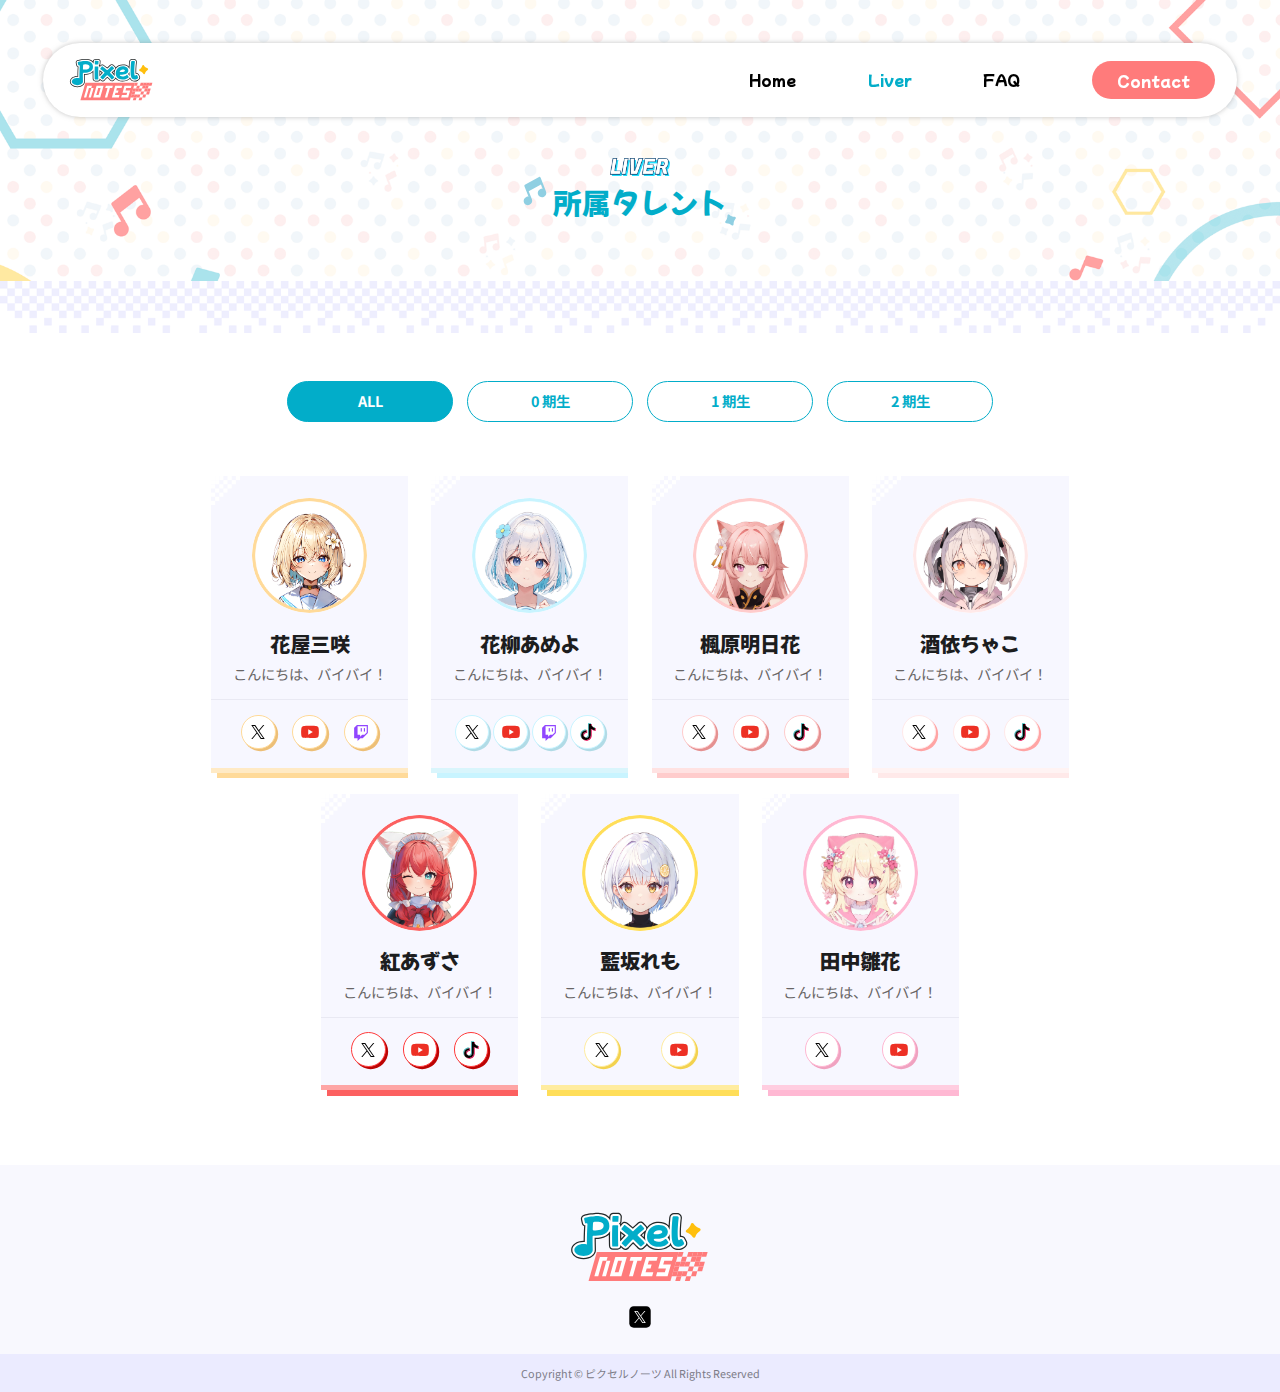
<file: liver.html>
<!DOCTYPE html>
<html lang="ja">

<head>
    <meta charset="utf-8">
    <meta name="description" content="">
    <meta name="viewport" content="width=device-width, initial-scale=1.0">
    <title>PixelNotesグループ | Liver</title>
    <link rel="canonical" href="https://pixelnotes.co.jp/liver.html">
    <link rel="preconnect" href="https://fonts.googleapis.com">
    <link rel="preconnect" href="https://fonts.gstatic.com" crossorigin>
    <link
        href="https://fonts.googleapis.com/css2?family=Fugaz+One&family=Mochiy+Pop+One&family=Noto+Sans+JP&display=swap"
        rel="stylesheet">
    <link rel="stylesheet" href="css/styles.css">
</head>

<body class="liver subpage">
    <nav>
        <div class="menu-icon">
            <div></div>
            <div></div>
            <div></div>
        </div>
        <div class="wrapper">
            <div class="brand">
                <a href="index.html">
                    <img src="img/logo.svg" alt="PixelNotesグループ">
                </a>
            </div>
            <div>
                <ul>
                    <li><a href="index.html">Home</a></li>
                    <li><a href="liver.html" class="active">Liver</a></li>
                    <li><a href="faq.html">FAQ</a></li>
                    <li><a href="https://forms.gle/rFfgToEtayGTuXrf7" target="_blank" class="button">Contact</a></li>
                </ul>
            </div>
        </div>
    </nav>
    <header>
        <div class="section-title">
            <img src="img/livers.png" alt="PixelNotesグループ Livers">
            <div class="title-wrapper">
                <h2>
                    <img class="left" src="img/note-blue.svg" alt="PixelNotes Group VTubers">
                    <span>所属タレント</span>
                    <img class="right" src="img/star-blue.svg" alt="PixelNotesグループ Talents">
                </h2>
            </div>
        </div>
    </header>
    <div id="talents">
        <img class="pixel-pattern" src="img/grey-pixel-top-patterns-subtle.png" alt="PixelNotes VTuber Group">
        <div class="filter">
            <div class="filter-option">
                <a href="#" data-selection="-1" class="active">All</a>
            </div>
            <div class="filter-option">
                <a href="#" data-selection="0">0 期生</a>
            </div>
            <div class="filter-option">
                <a href="#" data-selection="1">1 期生</a>
            </div>
            <div class="filter-option">
                <a href="#" data-selection="2">2 期生</a>
            </div>
        </div>
        <div class="talents-row">
            <div class="talent gen-0-member">
                <a class="top-half" href="hanaya-misaki.html">
                    <img class="edge-deco" src="img/pixel-tip-white.svg" alt="Hanaya Misaki">
                    <img class="profile-picture" src="img/hanaya-misaki-icon.png" alt="花屋三咲">
                    <h3>花屋三咲</h3>
                    <p>こんにちは、バイバイ！</p>
                </a>
                <div class="bottom-half">
                    <div class="social-links hanaya-misaki-links">
                        <div class="link">
                            <a target="_blank" href="https://x.com/hanaya_misaki">
                                <img src="img/x.svg" alt="花屋三咲 X Twitter">
                            </a>
                        </div>
                        <div class="link">
                            <a target="_blank" href="https://www.youtube.com/@hanaya_misaki">
                                <img src="img/youtube.svg" alt="花屋三咲 YouTube">
                            </a>
                        </div>
                        <div class="link twitch">
                            <a target="_blank" href="https://www.twitch.tv/hanaya_misaki">
                                <img src="img/twitch.svg" alt="花屋三咲 Twitch">
                            </a>
                        </div>
                    </div>
                </div>
                <div class="border-bottom-deco">
                    <div class="top-stroke hanaya-misaki-top-stroke"></div>
                    <div class="bottom-stroke hanaya-misaki-bottom-stroke"></div>
                </div>
            </div>
            <div class="talent gen-0-member">
                <a class="top-half" href="kayanagi-ameyo.html">
                    <img class="edge-deco" src="img/pixel-tip-white.svg" alt="Kayanagi Ameyo">
                    <img class="profile-picture" src="img/kayanagi-ameyo-icon.png" alt="花柳あめよ">
                    <h3>花柳あめよ</h3>
                    <p>こんにちは、バイバイ！</p>
                </a>
                <div class="bottom-half">
                    <div class="social-links kayanagi-ameyo-links">
                        <div class="link">
                            <a target="_blank" href="https://x.com/ame4rain">
                                <img src="img/x.svg" alt="花柳あめよ X Twitter">
                            </a>
                        </div>
                        <div class="link">
                            <a target="_blank" href="https://www.youtube.com/@ame4rain">
                                <img src="img/youtube.svg" alt="花柳あめよ YouTube">
                            </a>
                        </div>
                        <div class="link twitch">
                            <a target="_blank" href="https://www.twitch.tv/ame400">
                                <img src="img/twitch.svg" alt="花柳あめよ Twitch">
                            </a>
                        </div>
                        <div class="link">
                            <a target="_blank" href="https://www.tiktok.com/@kayanagi_ameyo">
                                <img src="img/tiktok.svg" alt="花柳あめよ TikTok">
                            </a>
                        </div>
                    </div>
                </div>
                <div class="border-bottom-deco">
                    <div class="top-stroke kayanagi-ameyo-top-stroke"></div>
                    <div class="bottom-stroke kayanagi-ameyo-bottom-stroke"></div>
                </div>
            </div>
            <div class="talent gen-1-member">
                <a class="top-half" href="kaedehara-asuka.html">
                    <img class="edge-deco" src="img/pixel-tip-white.svg" alt="Kaedehara Asuka">
                    <img class="profile-picture" src="img/kaedehara-asuka-icon.png" alt="楓原明日花">
                    <h3>楓原明日花</h3>
                    <p>こんにちは、バイバイ！</p>
                </a>
                <div class="bottom-half">
                    <div class="social-links kaedehara-asuka-links">
                        <div class="link">
                            <a target="_blank" href="https://x.com/kaedehara_asuka">
                                <img src="img/x.svg" alt="楓原明日花 X Twitter">
                            </a>
                        </div>
                        <div class="link">
                            <a target="_blank" href="https://www.youtube.com/@kaedehara_asuka">
                                <img src="img/youtube.svg" alt="楓原明日花 YouTube">
                            </a>
                        </div>
                        <div class="link">
                            <a target="_blank" href="https://www.tiktok.com/@kaedehara_asuka">
                                <img src="img/tiktok.svg" alt="楓原明日花 TikTok">
                            </a>
                        </div>
                    </div>
                </div>
                <div class="border-bottom-deco">
                    <div class="top-stroke kaedehara-asuka-top-stroke"></div>
                    <div class="bottom-stroke kaedehara-asuka-bottom-stroke"></div>
                </div>
            </div>
            <div class="talent gen-1-member">
                <a class="top-half" href="sakayori-chako.html">
                    <img class="edge-deco" src="img/pixel-tip-white.svg" alt="Sakayori Chako">
                    <img class="profile-picture" src="img/sakayori-chako-icon.png" alt="酒依ちゃこ">
                    <h3>酒依ちゃこ</h3>
                    <p>こんにちは、バイバイ！</p>
                </a>
                <div class="bottom-half">
                    <div class="social-links sakayori-chako-links">
                        <div class="link">
                            <a target="_blank" href="https://x.com/sakayorichako">
                                <img src="img/x.svg" alt="酒依ちゃこ X Twitter">
                            </a>
                        </div>
                        <div class="link">
                            <a target="_blank" href="https://www.youtube.com/@sakechako">
                                <img src="img/youtube.svg" alt="酒依ちゃこ YouTube">
                            </a>
                        </div>
                        <div class="link">
                            <a target="_blank" href="https://www.tiktok.com/@sakechako">
                                <img src="img/tiktok.svg" alt="酒依ちゃこ TikTok">
                            </a>
                        </div>
                    </div>
                </div>
                <div class="border-bottom-deco">
                    <div class="top-stroke sakayori-chako-top-stroke"></div>
                    <div class="bottom-stroke sakayori-chako-bottom-stroke"></div>
                </div>
            </div>
            <div class="talent gen-1-member">
                <a class="top-half" href="kurenai-azusa.html">
                    <img class="edge-deco" src="img/pixel-tip-white.svg" alt="Kurenai Azusa">
                    <img class="profile-picture" src="img/kurenai-azusa-icon.png" alt="紅あずさ">
                    <h3>紅あずさ</h3>
                    <p>こんにちは、バイバイ！</p>
                </a>
                <div class="bottom-half">
                    <div class="social-links kurenai-azusa-links">
                        <div class="link">
                            <a target="_blank" href="https://x.com/Azusa_Kurenai">
                                <img src="img/x.svg" alt="紅あずさ X Twitter">
                            </a>
                        </div>
                        <div class="link">
                            <a target="_blank" href="https://www.youtube.com/channel/UCVUwbla-_X-YJr5cv-vwfMg">
                                <img src="img/youtube.svg" alt="紅あずさ YouTube">
                            </a>
                        </div>
                        <div class="link">
                            <a target="_blank" href="https://www.tiktok.com/@azusa_kurenai">
                                <img src="img/tiktok.svg" alt="紅あずさ TikTok">
                            </a>
                        </div>
                    </div>
                </div>
                <div class="border-bottom-deco">
                    <div class="top-stroke kurenai-azusa-top-stroke"></div>
                    <div class="bottom-stroke kurenai-azusa-bottom-stroke"></div>
                </div>
            </div>
            <div class="talent gen-2-member">
                <a class="top-half" href="aisaka-remo.html">
                    <img class="edge-deco" src="img/pixel-tip-white.svg" alt="Aisaka Remo">
                    <img class="profile-picture" src="img/aisaka-remo-icon.png" alt="藍坂れも">
                    <h3>藍坂れも</h3>
                    <p>こんにちは、バイバイ！</p>
                </a>
                <div class="bottom-half">
                    <div class="social-links aisaka-remo-links">
                        <div class="link">
                            <a target="_blank" href="https://x.com/aisaka_remo">
                                <img src="img/x.svg" alt="藍坂れも X Twitter">
                            </a>
                        </div>
                        <div class="link">
                            <a target="_blank" href="https://www.youtube.com/@aisaka_remo">
                                <img src="img/youtube.svg" alt="藍坂れも YouTube">
                            </a>
                        </div>
                    </div>
                </div>
                <div class="border-bottom-deco">
                    <div class="top-stroke aisaka-remo-top-stroke"></div>
                    <div class="bottom-stroke aisaka-remo-bottom-stroke"></div>
                </div>
            </div>
            <div class="talent gen-2-member">
                <a class="top-half" href="tanaka-hinaka.html">
                    <img class="edge-deco" src="img/pixel-tip-white.svg" alt="Tanaka Hinaka">
                    <img class="profile-picture" src="img/tanaka-hinaka-icon.png" alt="田中雛花">
                    <h3>田中雛花</h3>
                    <p>こんにちは、バイバイ！</p>
                </a>
                <div class="bottom-half">
                    <div class="social-links tanaka-hinaka-links">
                        <div class="link">
                            <a target="_blank" href="https://x.com/tanaka0430_dayo">
                                <img src="img/x.svg" alt="田中雛花 X Twitter">
                            </a>
                        </div>
                        <div class="link">
                            <a target="_blank" href="https://www.youtube.com/@Hinaka0430">
                                <img src="img/youtube.svg" alt="田中雛花 YouTube">
                            </a>
                        </div>
                    </div>
                </div>
                <div class="border-bottom-deco">
                    <div class="top-stroke tanaka-hinaka-top-stroke"></div>
                    <div class="bottom-stroke tanaka-hinaka-bottom-stroke"></div>
                </div>
            </div>
        </div>
    </div>
    <footer>
        <div class="footer-top">
            <img class="brand" src="img/logo.svg" alt="PixelNotesグループ">
            <div class="social-links">
                <a target="_blank" href="https://x.com/pixel_notes_inc">
                    <img src="img/x-logo-large.svg" alt="PixelNotesグループ">
                </a>
                <!-- <a target="_blank" href="">
                    <img src="img/youtube-logo-large.svg" alt="PixelNotes YouTube">
                </a> -->
            </div>
        </div>
        <div class="copyright">
            <p>Copyright &copy; ピクセルノーツ All Rights Reserved</p>
        </div>
        <script src="js/jquery.js"></script>
        <script src="js/javascript.js"></script>
    </footer>
</body>

</html>
</file>
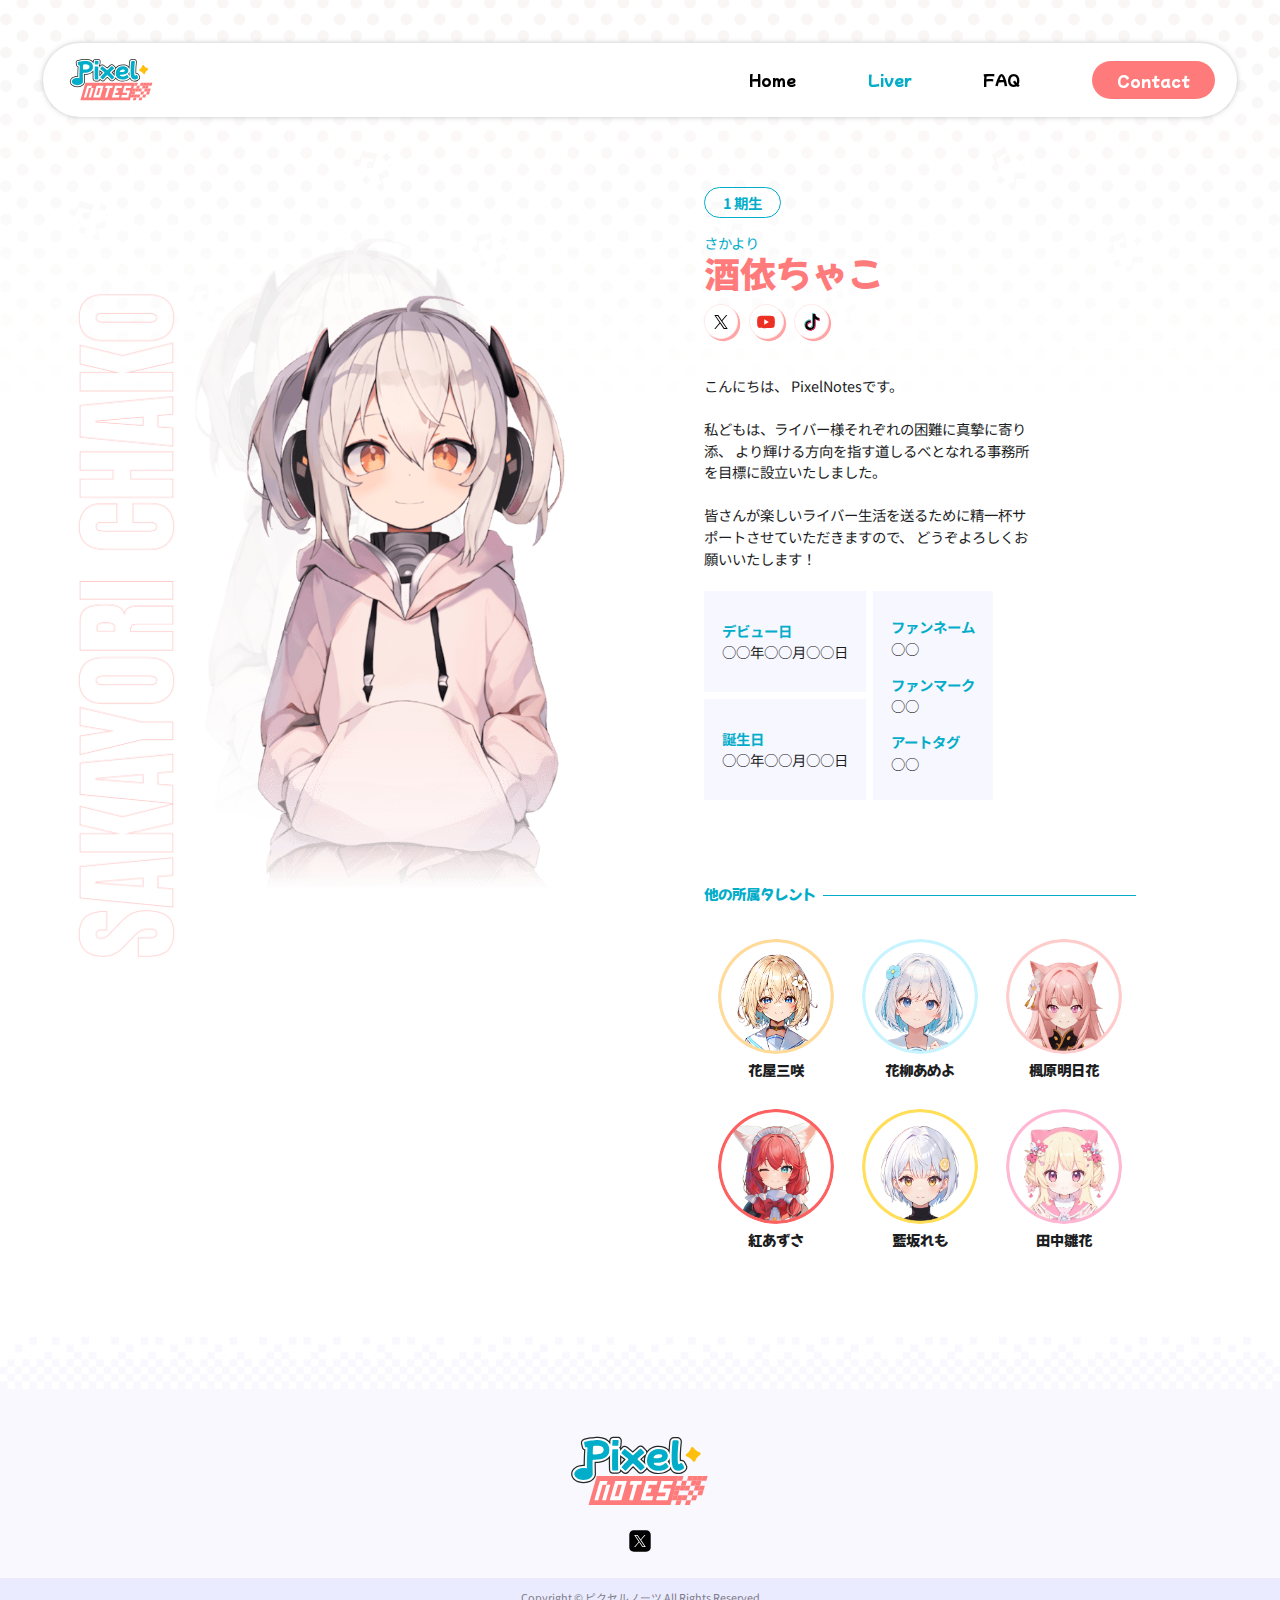
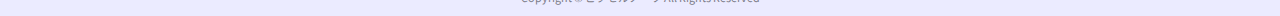
<file: sakayori-chako.html>
<!DOCTYPE html>
<html lang="ja">

<head>
    <meta charset="utf-8">
    <meta name="description" content="">
    <meta name="viewport" content="width=device-width, initial-scale=1.0">
    <title>PixelNotesグループ | Profile</title>
    <link rel="canonical" href="https://pixelnotes.co.jp/sakayori-chako.html">
    <link rel="preconnect" href="https://fonts.googleapis.com">
    <link rel="preconnect" href="https://fonts.gstatic.com" crossorigin>
    <link
        href="https://fonts.googleapis.com/css2?family=Fugaz+One&family=Mochiy+Pop+One&family=Noto+Sans+JP&display=swap"
        rel="stylesheet">
    <link rel="stylesheet" href="css/styles.css">
</head>

<body class="profile subpage">
    <nav>
        <div class="menu-icon">
            <div></div>
            <div></div>
            <div></div>
        </div>
        <div class="wrapper">
            <div class="brand">
                <a href="index.html">
                    <img src="img/logo.svg" alt="PixelNotesグループ">
                </a>
            </div>
            <div>
                <ul>
                    <li><a href="index.html">Home</a></li>
                    <li><a href="liver.html" class="active">Liver</a></li>
                    <li><a href="faq.html">FAQ</a></li>
                    <li><a href="https://forms.gle/rFfgToEtayGTuXrf7" target="_blank" class="button">Contact</a></li>
                </ul>
            </div>
        </div>
    </nav>
    <main>
        <div class="profile-image">
            <img class="banner" src="img/sakayori-chako-banner.png" alt="酒依ちゃこ VTuber">
            <img class="full-body" src="img/sakayori-chako-full.png" alt="酒依ちゃこ">
        </div>
        <div class="profile-details">
            <div class="profile-wrapper">
                <div class="profile-head">
                    <h3 class="tag">1 期生</h3>
                    <h2>さかより</h2>
                    <h1>酒依ちゃこ</h1>
                    <div class="social-links sakayori-chako-links">
                        <div class="link">
                            <a target="_blank" href="https://x.com/sakayorichako">
                                <img src="img/x.svg" alt="酒依ちゃこ X Twitter">
                            </a>
                        </div>
                        <div class="link">
                            <a target="_blank" href="https://www.youtube.com/@sakechako">
                                <img src="img/youtube.svg" alt="酒依ちゃこ YouTube">
                            </a>
                        </div>
                        <div class="link">
                            <a target="_blank" href="https://www.tiktok.com/@sakechako">
                                <img src="img/tiktok.svg" alt="酒依ちゃこ TikTok">
                            </a>
                        </div>
                    </div>
                    <div class="profile-intro">
                        <p>こんにちは、 PixelNotesです。</p>
                        <p>私どもは、ライバー様それぞれの困難に真摯に寄り添、 より輝ける方向を指す道しるべとなれる事務所を目標に設立いたしました。</p>
                        <p>皆さんが楽しいライバー生活を送るために精一杯サポートさせていただきますので、 どうぞよろしくお願いいたします！</p>
                    </div>
                </div>
                <div class="profile-facts">
                    <div class="fact-stack">
                        <div class="fact fact-block">
                            <h3>デビュー日</h3>
                            <p>○○年○○月○○日</p>
                        </div>
                        <div class="fact fact-block">
                            <h3>誕生日</h3>
                            <p>○○年○○月○○日</p>
                        </div>
                    </div>
                    <div class="fact-single fact-block">
                        <div class="fact">
                            <h3>ファンネーム</h3>
                            <p>○○</p>
                        </div>
                        <div class="fact">
                            <h3>ファンマーク</h3>
                            <p>○○</p>
                        </div>
                        <div class="fact">
                            <h3>アートタグ</h3>
                            <p>○○</p>
                        </div>
                    </div>
                </div>
            </div>
            <div class="other-members">
                <div class="subtitle">
                    <h4><span>他の所属タレント</span></h4>
                </div>
                <div class="members">
                    <div class="member">
                        <a href="hanaya-misaki.html">
                            <img src="img/hanaya-misaki-icon.png" alt="花屋三咲">
                            <h5>花屋三咲</h5>
                        </a>
                    </div>
                    <div class="member">
                        <a href="kayanagi-ameyo.html">
                            <img src="img/kayanagi-ameyo-icon.png" alt="花柳あめよ">
                            <h5>花柳あめよ</h5>
                        </a>
                    </div>
                    <div class="member">
                        <a href="kaedehara-asuka.html">
                            <img src="img/kaedehara-asuka-icon.png" alt="楓原明日花">
                            <h5>楓原明日花</h5>
                        </a>
                    </div>
                    <div class="member">
                        <a href="kurenai-azusa.html">
                            <img src="img/kurenai-azusa-icon.png" alt="紅あずさ">
                            <h5>紅あずさ</h5>
                        </a>
                    </div>
                    <div class="member">
                        <a href="aisaka-remo.html">
                            <img src="img/aisaka-remo-icon.png" alt="藍坂れも">
                            <h5>藍坂れも</h5>
                        </a>
                    </div>
                    <div class="member">
                        <a href="tanaka-hinaka.html">
                            <img src="img/tanaka-hinaka-icon.png" alt="田中雛花">
                            <h5>田中雛花</h5>
                        </a>
                    </div>
                </div>
            </div>
        </div>
    </main>
    <div class="bottom-pattern-isolated">
        <img src="img/grey-pixel-bottom-patterns-subtle.png" alt="PixelNotesグループ">
    </div>
    <footer>
        <div class="footer-top">
            <img class="brand" src="img/logo.svg" alt="PixelNotesグループ">
            <div class="social-links">
                <a target="_blank" href="https://x.com/pixel_notes_inc">
                    <img src="img/x-logo-large.svg" alt="PixelNotesグループ">
                </a>
                <!-- <a target="_blank" href="">
                    <img src="img/youtube-logo-large.svg" alt="PixelNotes YouTube">
                </a> -->
            </div>
        </div>
        <div class="copyright">
            <p>Copyright &copy; ピクセルノーツ All Rights Reserved</p>
        </div>
        <script src="js/jquery.js"></script>
        <script src="js/javascript.js"></script>
    </footer>
</body>

</html>
</file>
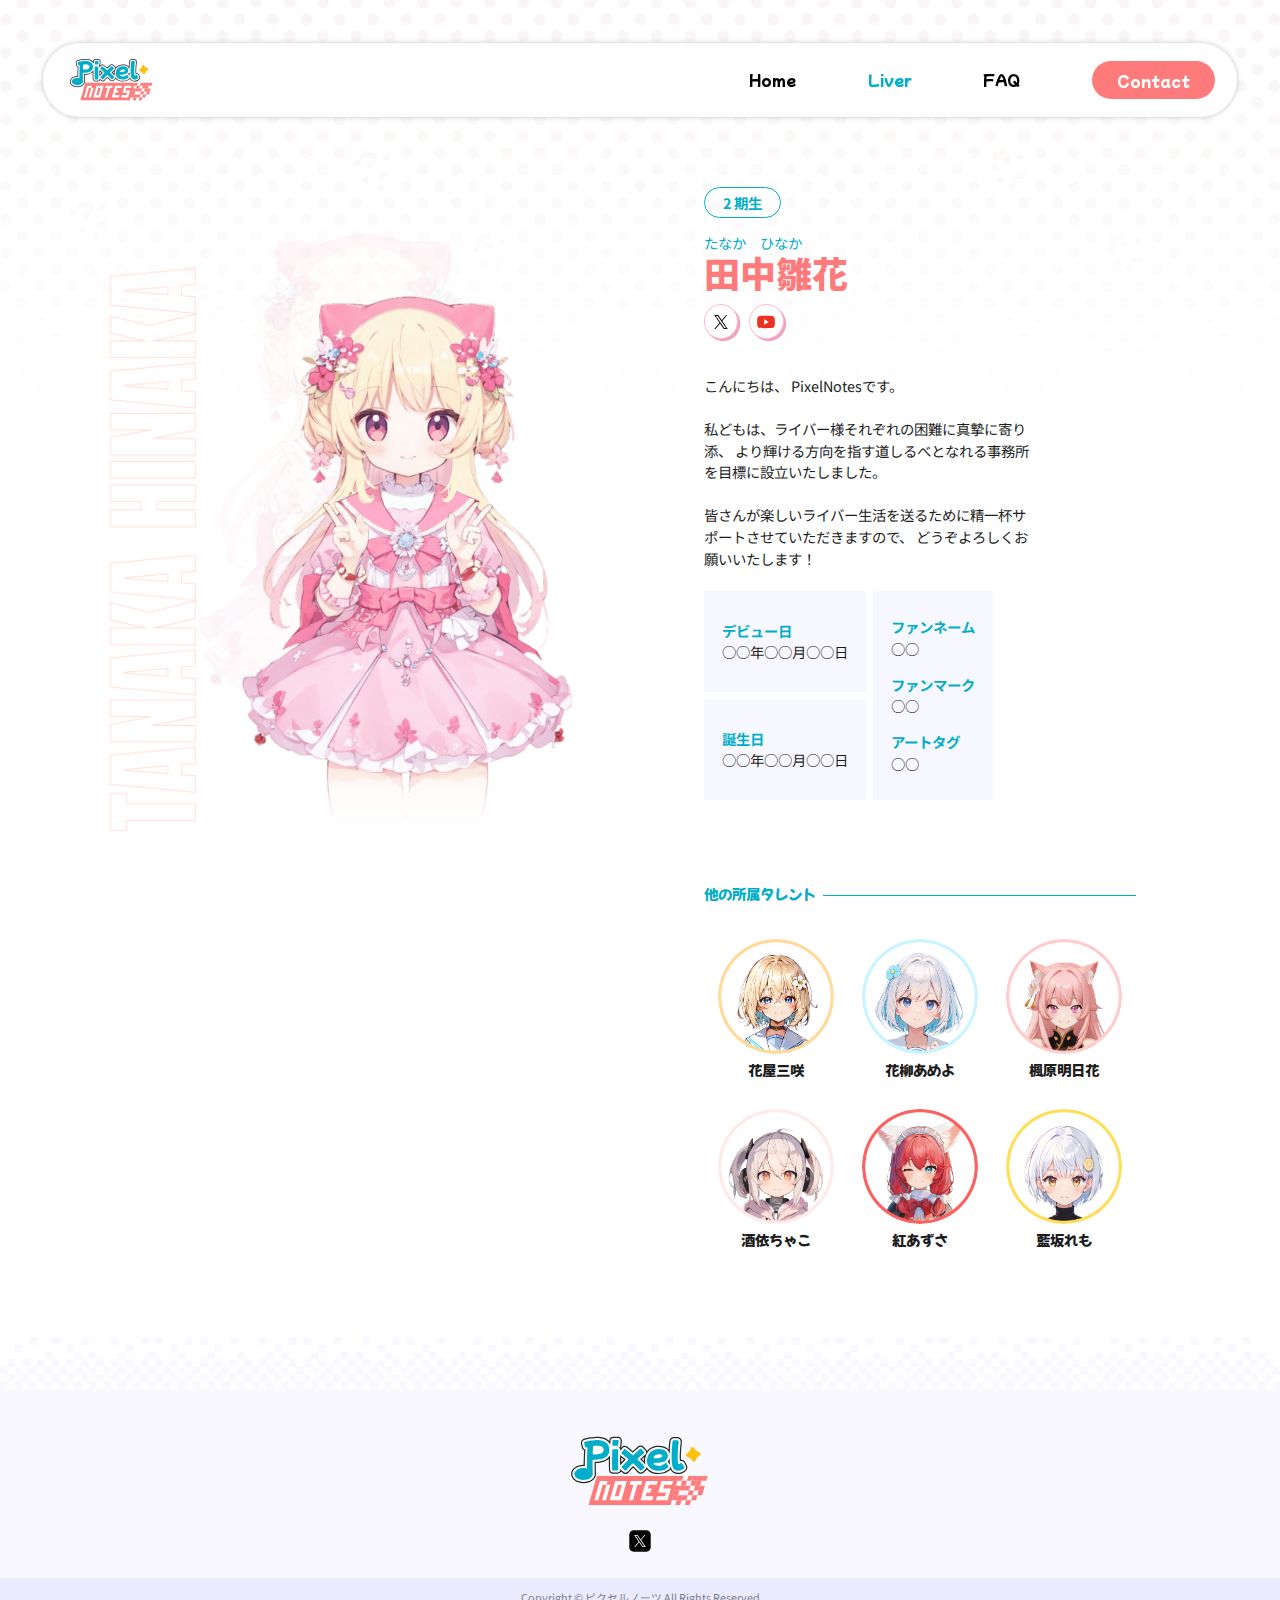
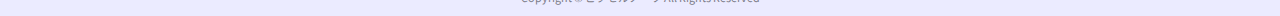
<file: tanaka-hinaka.html>
<!DOCTYPE html>
<html lang="ja">

<head>
    <meta charset="utf-8">
    <meta name="description" content="">
    <meta name="viewport" content="width=device-width, initial-scale=1.0">
    <title>PixelNotesグループ | Profile</title>
    <link rel="canonical" href="https://pixelnotes.co.jp/tanaka-hinaka.html">
    <link rel="preconnect" href="https://fonts.googleapis.com">
    <link rel="preconnect" href="https://fonts.gstatic.com" crossorigin>
    <link
        href="https://fonts.googleapis.com/css2?family=Fugaz+One&family=Mochiy+Pop+One&family=Noto+Sans+JP&display=swap"
        rel="stylesheet">
    <link rel="stylesheet" href="css/styles.css">
</head>

<body class="profile subpage">
    <nav>
        <div class="menu-icon">
            <div></div>
            <div></div>
            <div></div>
        </div>
        <div class="wrapper">
            <div class="brand">
                <a href="index.html">
                    <img src="img/logo.svg" alt="PixelNotesグループ">
                </a>
            </div>
            <div>
                <ul>
                    <li><a href="index.html">Home</a></li>
                    <li><a href="liver.html" class="active">Liver</a></li>
                    <li><a href="faq.html">FAQ</a></li>
                    <li><a href="https://forms.gle/rFfgToEtayGTuXrf7" target="_blank" class="button">Contact</a></li>
                </ul>
            </div>
        </div>
    </nav>
    <main>
        <div class="profile-image">
            <img class="banner" src="img/tanaka-hinaka-banner.png" alt="田中雛花 VTuber">
            <img class="full-body" src="img/tanaka-hinaka-full.png" alt="田中雛花">
        </div>
        <div class="profile-details">
            <div class="profile-wrapper">
                <div class="profile-head">
                    <h3 class="tag">2 期生</h3>
                    <h2>たなか　ひなか</h2>
                    <h1>田中雛花</h1>
                    <div class="social-links tanaka-hinaka-links">
                        <div class="link">
                            <a target="_blank" href="https://x.com/tanaka0430_dayo">
                                <img src="img/x.svg" alt="田中雛花 X Twitter">
                            </a>
                        </div>
                        <div class="link">
                            <a target="_blank" href="https://www.youtube.com/@Hinaka0430">
                                <img src="img/youtube.svg" alt="田中雛花 YouTube">
                            </a>
                        </div>
                    </div>
                    <div class="profile-intro">
                        <p>こんにちは、 PixelNotesです。</p>
                        <p>私どもは、ライバー様それぞれの困難に真摯に寄り添、 より輝ける方向を指す道しるべとなれる事務所を目標に設立いたしました。</p>
                        <p>皆さんが楽しいライバー生活を送るために精一杯サポートさせていただきますので、 どうぞよろしくお願いいたします！</p>
                    </div>
                </div>
                <div class="profile-facts">
                    <div class="fact-stack">
                        <div class="fact fact-block">
                            <h3>デビュー日</h3>
                            <p>○○年○○月○○日</p>
                        </div>
                        <div class="fact fact-block">
                            <h3>誕生日</h3>
                            <p>○○年○○月○○日</p>
                        </div>
                    </div>
                    <div class="fact-single fact-block">
                        <div class="fact">
                            <h3>ファンネーム</h3>
                            <p>○○</p>
                        </div>
                        <div class="fact">
                            <h3>ファンマーク</h3>
                            <p>○○</p>
                        </div>
                        <div class="fact">
                            <h3>アートタグ</h3>
                            <p>○○</p>
                        </div>
                    </div>
                </div>
            </div>
            <div class="other-members">
                <div class="subtitle">
                    <h4><span>他の所属タレント</span></h4>
                </div>
                <div class="members">
                    <div class="member">
                        <a href="hanaya-misaki.html">
                            <img src="img/hanaya-misaki-icon.png" alt="花屋三咲">
                            <h5>花屋三咲</h5>
                        </a>
                    </div>
                    <div class="member">
                        <a href="kayanagi-ameyo.html">
                            <img src="img/kayanagi-ameyo-icon.png" alt="花柳あめよ">
                            <h5>花柳あめよ</h5>
                        </a>
                    </div>
                    <div class="member">
                        <a href="kaedehara-asuka.html">
                            <img src="img/kaedehara-asuka-icon.png" alt="楓原明日花">
                            <h5>楓原明日花</h5>
                        </a>
                    </div>
                    <div class="member">
                        <a href="sakayori-chako.html">
                            <img src="img/sakayori-chako-icon.png" alt="酒依ちゃこ">
                            <h5>酒依ちゃこ</h5>
                        </a>
                    </div>
                    <div class="member">
                        <a href="kurenai-azusa.html">
                            <img src="img/kurenai-azusa-icon.png" alt="紅あずさ">
                            <h5>紅あずさ</h5>
                        </a>
                    </div>
                    <div class="member">
                        <a href="aisaka-remo.html">
                            <img src="img/aisaka-remo-icon.png" alt="藍坂れも">
                            <h5>藍坂れも</h5>
                        </a>
                    </div>
                </div>
            </div>
        </div>
    </main>
    <div class="bottom-pattern-isolated">
        <img src="img/grey-pixel-bottom-patterns-subtle.png" alt="PixelNotesグループ">
    </div>
    <footer>
        <div class="footer-top">
            <img class="brand" src="img/logo.svg" alt="PixelNotesグループ">
            <div class="social-links">
                <a target="_blank" href="https://x.com/pixel_notes_inc">
                    <img src="img/x-logo-large.svg" alt="PixelNotesグループ">
                </a>
                <!-- <a target="_blank" href="">
                    <img src="img/youtube-logo-large.svg" alt="PixelNotes YouTube">
                </a> -->
            </div>
        </div>
        <div class="copyright">
            <p>Copyright &copy; ピクセルノーツ All Rights Reserved</p>
        </div>
        <script src="js/jquery.js"></script>
        <script src="js/javascript.js"></script>
    </footer>
</body>

</html>
</file>
<file: css/styles.css>
.bottom-pattern-isolated img,.pixel-pattern,nav{width:100%}.profile-facts,nav .wrapper,nav ul,nav>div{display:flex}.profile .other-members .members h5,.section-title h2.inverted-title,body{color:#1c1d1e}.home #introduction,.home header,.subpage header{background-size:100%auto}.profile .other-members .member:hover img,.talents-row .top-half:hover,footer{background-color:#f8f8fe}.home #introduction,.home header,.profile main,.subpage header{background-repeat:no-repeat}a,abbr,acronym,address,applet,article,aside,audio,b,big,blockquote,body,canvas,caption,center,cite,code,dd,del,details,dfn,div,dl,dt,em,embed,fieldset,figcaption,figure,form,h1,h2,h3,h4,h5,h6,header,hgroup,html,i,iframe,img,ins,kbd,label,legend,li,mark,menu,nav,object,ol,output,p,pre,q,ruby,s,samp,section,small,span,strike,strong,sub,summary,sup,table,tbody,td,tfoot,th,thead,time,tr,tt,u,ul,var,video{margin:0;padding:0;border:0;font:inherit;vertical-align:baseline}footer{margin:0;border:0;font:inherit;vertical-align:baseline;text-align:center;padding:3em 0 0}article,aside,details,figcaption,figure,footer,header,hgroup,menu,nav,section{display:block}details>summary,ol,ul{list-style:none}blockquote,q{quotes:none}blockquote:after,blockquote:before,q:after,q:before{content:none}table{border-collapse:collapse;border-spacing:0}*{box-sizing:border-box}body,html{height:100%}body{font-size:16px;line-height:1.5;font-family:"Noto Sans JP",sans-serif;font-optical-sizing:auto;font-weight:400;font-style:normal}a,a:active,a:link,a:visited,h1,h2,h3,h4,h5{font-family:"Mochiy Pop One",sans-serif;font-weight:400;font-style:normal}details>summary::-webkit-details-marker{display:none}.profile .other-members .member:hover h5,h1,h2,h3,h4,h5,nav ul a.active,nav ul a:hover{color:#02adc9}a,a:active,a:link,a:visited{color:initial;text-decoration:none}#faq .faq-item a,.subpage .filter a,.talents-row .talent a{font-family:"Noto Sans JP",sans-serif}a.button{background-color:#ff7b7b;color:#fff;padding:.6em 1.75em;border-radius:3em}a.button:hover{background-color:#ec6a6a}.home #introduction .text-with-background,.menu-open nav .menu-icon div:first-of-type,.menu-open nav .menu-icon div:nth-of-type(2),.pixel-pattern-container,.section-body{position:relative}.edge-deco,.profile main .profile-image .banner,.section-deco,.section-title img.left,.section-title img.right,nav .menu-icon{position:absolute}.bottom-pixel-pattern{position:absolute;bottom:0}.bottom-pattern-isolated{padding-top:5em;display:flex;align-items:flex-end}nav{position:fixed;left:0;top:0;z-index:999}nav .wrapper{margin:3em;padding:.75em 0 .75em 1.75em;justify-content:space-between;background-color:#fff;border-radius:3em;box-shadow:0 0 5px 0 rgba(136,136,136,.5);-webkit-box-shadow:0 0 5px 0 rgba(136,136,136,.5);-moz-box-shadow:0 0x 5px 0 rgba(136,136,136,.5)}.menu-open nav .menu-icon div:nth-of-type(2){display:none}.menu-open nav .menu-icon div:first-of-type{transform:rotate(45deg);top:1em}.menu-open nav .menu-icon div:nth-of-type(3){transform:rotate(-45deg);top:-1em}nav .menu-icon{flex-direction:column;right:2em;top:2em;cursor:pointer;display:none}nav .menu-icon div{height:.4em;width:3em;border-radius:3em;background-color:#02adc9;margin-bottom:.6em}nav .brand img{width:6em;position:relative;top:.15em}nav>div{align-items:center}nav ul li{margin-right:5em}nav ul li:last-of-type{margin-right:1.5em}nav ul li:last-of-type a:hover{color:#fff;background-color:#f06d6d}.section-title{margin-top:2.5em;text-align:center}.section-title h2{font-size:1.777em;display:inline-block;position:relative}.section-title>img{height:1.25em}.section-title img.left{width:1.25em;left:-1.25em;top:-.25em}.section-title img.right{width:.75em;right:-.5em;bottom:-.25em}.section-deco{width:8em}.edge-deco{top:0;left:0;width:2em}.social-links{display:flex;justify-content:space-around}.profile-details .social-links img,.talent .social-links img{width:1.25em}.profile-details .social-links a,.talent .social-links a{display:flex;background-color:#fff;padding:.5em;border-radius:100%}.profile-details .social-links .twitch img,.talent .social-links .twitch img{position:relative;top:.1em}.profile-details .social-links a:hover,.talent .social-links a:hover{position:relative;left:.15em;right:.15em;box-shadow:0 0 0 0 transparent;-webkit-box-shadow:0 0 0 0 transparent;-moz-box-shadow:0 0 0 0 transparent}.kaedehara-asuka-links a{border:.0825em solid #fcc;box-shadow:.15em .15em 0 0#e59191;-webkit-box-shadow:.15em .15em 0 0#e59191;-moz-box-shadow:.15em .15em 0 0#e59191}.sakayori-chako-links a{border:.0825em solid #ffe9e9;box-shadow:.15em .15em 0 0#ffa4a4;-webkit-box-shadow:.15em .15em 0 0#ffa4a4;-moz-box-shadow:.15em .15em 0 0#ffa4a4}.kurenai-azusa-links a{border:.0825em solid #ff3b3b;box-shadow:.15em .15em 0 0#bc0404;-webkit-box-shadow:.15em .15em 0 0#bc0404;-moz-box-shadow:.15em .15em 0 0#bc0404}.hanaya-misaki-links a{border:.0825em solid #ffda99;box-shadow:.15em .15em 0 0#edbf77;-webkit-box-shadow:.15em .15em 0 0#edbf77;-moz-box-shadow:.15em .15em 0 0#edbf77}.kayanagi-ameyo-links a{border:.0825em solid #c8f4ff;box-shadow:.15em .15em 0 0#b1dbe6;-webkit-box-shadow:.15em .15em 0 0#b1dbe6;-moz-box-shadow:.15em .15em 0 0#b1dbe6}.tanaka-hinaka-links a{border:.0825em solid #ffb8d3;box-shadow:.15em .15em 0 0#f0a2c0;-webkit-box-shadow:.15em .15em 0 0#f0a2c0;-moz-box-shadow:.15em .15em 0 0#f0a2c0}.aisaka-remo-links a{border:.0825em solid #ffec9f;box-shadow:.15em .15em 0 0#f3d24f;-webkit-box-shadow:.15em .15em 0 0#f3d24f;-moz-box-shadow:.15em .15em 0 0#f3d24f}.border-bottom-deco{position:absolute;width:100%;bottom:-.5em;left:0;display:flex;flex-direction:column}.border-bottom-deco .bottom-stroke,.border-bottom-deco .top-stroke{height:.35em}.border-bottom-deco .bottom-stroke{width:97%;right:0;align-self:flex-end}.border-bottom-deco .kaedehara-asuka-top-stroke{background-color:#ffe2e2}.border-bottom-deco .kaedehara-asuka-bottom-stroke{background-color:#fcc}.border-bottom-deco .sakayori-chako-top-stroke{background-color:#fff3f3}.border-bottom-deco .sakayori-chako-bottom-stroke{background-color:#ffe9e9}.border-bottom-deco .kurenai-azusa-top-stroke{background-color:#fea5a5}.border-bottom-deco .kurenai-azusa-bottom-stroke{background-color:#fc6060}.border-bottom-deco .hanaya-misaki-top-stroke{background-color:#ffeac5}.border-bottom-deco .hanaya-misaki-bottom-stroke{background-color:#ffda99}.border-bottom-deco .kayanagi-ameyo-top-stroke{background-color:#d9f5fc}.border-bottom-deco .kayanagi-ameyo-bottom-stroke{background-color:#c8f4ff}.border-bottom-deco .tanaka-hinaka-top-stroke{background-color:#ffcde0}.border-bottom-deco .tanaka-hinaka-bottom-stroke{background-color:#ffb8d3}.border-bottom-deco .aisaka-remo-top-stroke{background-color:#ffec9f}.border-bottom-deco .aisaka-remo-bottom-stroke{background-color:#ffde59}.subpage header{background-image:url(../img/pixel-notes-subpage-header.png);background-attachment:fixed;padding:13em 0 6em}.faq header{background-image:url(../img/pixel-notes-subpage-header-alt.png)}.subpage .section-title{margin-top:0}.subpage .section-title h2{font-size:2.75em}.subpage .section-title>img{height:1.4em}.faq .section-title>img{position:relative;top:.5em;height:1.8em;margin-top:-.5em}.faq .section-title .right{right:-.75em}.subpage .filter a{font-weight:700;color:#02adc9;border:1px solid #02adc9;padding:.6em 1.75em;border-radius:3em;width:100%;display:inline-block;text-align:center;text-transform:uppercase}.subpage .filter a.active{background-color:#02adc9;color:#fff}.subpage .filter .filter-option{flex:1;margin:.5em}.subpage .filter{display:flex;width:50em;margin:2.5em auto}.home header{background-image:url(../img/pixel-notes-header.png);background-attachment:fixed;height:95%;min-height:40em;padding-top:2em;display:flex;align-items:center;justify-content:space-between}.home header h2{font-size:3.5em}.home header p{font-size:1.2em;max-width:25.5em;margin:1.15em 0 2.15em}.home header .left{padding:0 0 0 6em}.home header .right{width:55%;height:100%;position:relative}.home header .right img{position:absolute;width:120%;bottom:0;right:0}.home #talents{background-color:#dbe8f0}.home #talents .section-deco:nth-of-type(2){top:-3em}.home #talents .section-deco:first-of-type{bottom:6em;right:2em}.talents-row{display:flex;margin:1em auto 0;padding-bottom:7em;width:84%;flex-wrap:wrap;justify-content:center}.subpage .talents-row{padding-bottom:4.5em}.talents-row .talent{background-color:#fff;text-align:center;position:relative;margin:1.5em}.talents-row .top-half{padding-top:2em;padding-bottom:1em}#faq .faq-item p,.subpage .talents-row .talent{background-color:#f7f7ff}.talents-row .bottom-half{border-top:1px solid #e9e9f3;display:block;padding:1em 2em 1.5em}.talents-row .top-half{display:block;padding-left:2em;padding-right:2em}.subpage .talents-row .top-half:hover{background-color:rgba(242,242,248,.918)}.talents-row .talent .profile-picture{background-color:#fff;border-radius:100%;width:10em}.talents-row .talent h3{color:#1c1d1e;font-size:1.414em;margin:.5em 0 .25em}.talents-row .talent p{color:#686565}.home #introduction .section-title .right{width:2.25em;right:-2em}.home #introduction{text-align:center;background-image:url(../img/white-background-deco-large.png);background-position:center;padding-bottom:6em}.home #introduction .section-body{padding:2em 0}.home #introduction p{max-width:25em;margin:0 auto 1.5em}.home #introduction .text-wrapper{margin-top:4.5em;font-weight:700}.home #introduction .text-with-background img{position:absolute;left:50%;top:50%;transform:translate(-50%,-50%);z-index:-1;width:22em}#faq .faq-items{max-width:40em;margin:4em auto;padding-bottom:1em;text-align:left}#faq .faq-item summary{padding:.75em 1.25em;font-weight:700;font-size:1.5em;color:#02adc9;cursor:pointer;box-shadow:0 0 5px 0 rgba(189,189,189,.5);-webkit-box-shadow:0 0 5px 0 rgba(189,189,189,.5);-moz-box-shadow:0 0x 5px 0 rgba(189,189,189,.5);display:flex;justify-content:space-between}#faq .faq-item summary img{width:1em}#faq .faq-item p{padding:1.5em 2em}#faq .faq-item a{color:#02adc9;text-decoration:underline}#faq .faq-item h2,.profile-details h2,.profile-details h3{font-family:"Noto Sans JP",sans-serif;font-weight:700}.profile-details h2{font-weight:400}#faq .faq-item a:hover{color:#008ca1}#faq .faq-item{margin-bottom:1em}footer .brand{width:10em}footer .social-links{display:flex;justify-content:center}footer .social-links img{height:1.5em}footer .social-links a{margin:1em .75em 1.5em}footer .copyright{font-size:.75em;color:#7b7b87;background-color:#ebebff;padding:1em}.profile main{background-image:url(../img/pixel-notes-gradient-background.png);background-size:100%;display:flex}.profile main .profile-image{position:relative;padding-top:10em;width:55%}.profile main .profile-image .full-body{width:45%;position:absolute;top:14em;right:6em}.profile main .profile-details{padding-top:13em;padding-right:10em;width:45%}.profile-image .banner{padding-left:5em;width:65%}.profile-details h1{color:#ff7b7b;font-size:2.5em;line-height:1}.profile-details .tag{border:1px solid #02adc9;display:inline-block;border-radius:3em;padding:.25em 1.25em;margin-bottom:1em}.profile-details .social-links{margin-top:1em;justify-content:left}.profile-details .social-links a{margin-right:.75em}.profile-details .profile-intro{margin-top:2.5em;max-width:23em}.profile-details .profile-intro p{margin-bottom:1.5em}.proifle .other-members{max-width:100%}.profile .other-members .members{display:flex;text-align:center;flex-wrap:wrap;flex:1;width:100%}.profile .other-members .subtitle{margin:6em 0 2em}.profile .other-members .subtitle h4{border-bottom:1px solid #02adc9;line-height:.1em;width:100%}.profile .other-members .subtitle span{background-color:#fff;padding-right:.5em}.profile .other-members .member{width:33.33%;padding:1em}.profile .other-members .members img{max-width:100%;border-radius:100%}.profile-facts .fact-block{background-color:#f7f7ff;margin-bottom:.5em;margin-right:.5em;padding:2em 1.25em}.profile-facts .fact-single{display:flex;justify-content:center;flex-direction:column;padding:1em 1.25em}.profile-facts .fact-single .fact{margin:.5em 0}@media screen and (min-width:1200px){body{font-size:1.5em}}@media screen and (max-width:2300px){.home header h2{font-size:3em}.home header p{font-size:1em}.subpage .section-title>img{height:1.2em}.subpage header{padding:12em 0 5em}.subpage .section-title h2{font-size:2.25em}.home header .right img{width:116%}}@media screen and (max-width:2100px){.home header h2{font-size:2.5em}.home header{height:85%}.home header p{font-size:.9em}.subpage header{padding:11em 0 4em}.subpage .section-title h2{font-size:2em}.talents-row{width:80%}.talents-row .talent{margin:.8em}.talents-row .talent .profile-picture{width:8em}.talents-row .bottom-half{padding-left:1.5em;padding-right:1.5em}.talents-row .top-half{padding:1.5em 1.5em 1em}body{font-size:1.4em}}@media screen and (max-width:1900px){body{font-size:1.2em}.home header{height:70%}}@media screen and (max-width:1700px){body{font-size:1.1em}.home header{height:60%}}@media screen and (max-width:1500px){body{font-size:1em}}@media screen and (max-width:1300px){body{font-size:.9em}.home header{height:43em}.talents-row{padding-left:.65em;padding-right:.65em}.profile main .profile-image .full-body{top:18em;width:60%}.profile main .profile-image{padding-top:14em}.profile-image .banner{width:80%}}@media screen and (max-width:1100px){body{font-size:.8em}.home header{min-height:initial}.talents-row{flex-wrap:wrap;padding-bottom:5em;width:100%}.talents-row .talent{width:47%}.talents-row .bottom-half,.talents-row .top-half{padding-left:7em;padding-right:7em}.profile main .profile-image .full-body{right:3em}}@media screen and (max-width:960px){.subpage header{padding:10em 0 3em}.profile main .profile-details{padding-right:3em}}@media screen and (max-width:900px){nav .wrapper,nav ul{flex-direction:column}.home header,nav .brand,nav ul{text-align:center}.home header p{font-size:1em}.menu-open nav .wrapper,nav .menu-icon{display:block}nav .wrapper{margin:0;border-radius:0;padding:1em;display:none}nav .brand img{width:8em}nav,nav .wrapper,nav .wrapper a,nav .wrapper div:last-of-type{width:100%}nav ul li{margin-right:0}nav ul li a{display:inline-block;padding:1.5em 0;border-bottom:1px solid #e9e9f3}nav ul li a:hover{background-color:#f8f8fe}nav ul .button{padding:1em}nav ul li:last-of-type{margin:0}nav ul li:nth-of-type(3) a{border-bottom:0}.subpage header{padding:3em 0}.talents-row .bottom-half,.talents-row .top-half{padding-left:5em;padding-right:5em}.home header .right img{transform:translateX(-50%);left:50%}.home header .left{padding:7em 0 5em}.home header .right{width:80%;margin:0 auto}.home header{height:57em;flex-direction:column}.profile main .profile-image .full-body{width:70%;top:12em}.profile-image .banner{width:90%;padding-left:1em}.profile main .profile-image{padding-top:7em}.profile main .profile-details{padding-top:8em}}@media screen and (max-width:760px){.profile main{flex-direction:column}.profile div.profile-details,.profile div.profile-image{padding:0}.profile main .profile-image .banner{position:relative;padding:5em 0 0;width:100%;left:-8em}.profile main .profile-details{width:100%;margin-top:2em}.profile .profile-wrapper{display:flex;justify-content:space-around}.profile .other-members{padding:0 5em}.profile .profile-head{padding-left:4em}.profile .profile-facts{flex-direction:column;padding-right:4em;width:40%}.profile main .profile-image{align-self:center;padding-bottom:6em}.profile-facts .fact-block{padding:2em}.profile main .profile-image .full-body{width:100%;top:10em;right:0;left:0;text-align:center}}@media screen and (max-width:700px){.talents-row .talent{width:60%;margin-bottom:2em}.home header .right,.home header .right img{width:100%}.subpage .filter{flex-direction:column;width:75%}.home header .left{padding-top:5em;padding-bottom:2em}.home header{height:48em;padding-top:0}}@media screen and (max-width:600px){.talents-row .talent{width:70%}.home header .right{width:80%}.profile-details .profile-intro{max-width:18em}.profile .profile-facts{padding-right:2em}.profile .profile-head{padding-left:2em}.profile .other-members{padding:0 3em}.home header{height:42em}}@media screen and (max-width:560px){.home header .right{display:none}.home header{height:auto;padding-bottom:3em}.home header h2{font-size:2.25em}}@media screen and (max-width:550px){#faq .faq-items{padding-left:2em;padding-right:2em}.subpage header{padding:1.5em 0}.subpage .section-title h2{font-size:1.5em}.subpage .section-title>img{height:1em}}@media screen and (max-width:500px){.talents-row .talent{width:80%}.home header .right{width:90%}.profile .profile-wrapper{flex-direction:column}.profile-details .profile-intro{max-width:100%}.profile .profile-facts,.profile .profile-head{padding:2em}.profile .profile-facts{padding-top:0;width:100%}.profile main .profile-image .full-body{width:100%}}@media screen and (max-width:450px){.talents-row .talent{width:90%}.subpage .filter{width:85%}}@media screen and (max-width:360px){.profile .other-members .members{width:100%}.profile .other-members .member{width:50%;padding:.5em;margin:0}.profile .other-members{padding:0 1em}}
</file>
